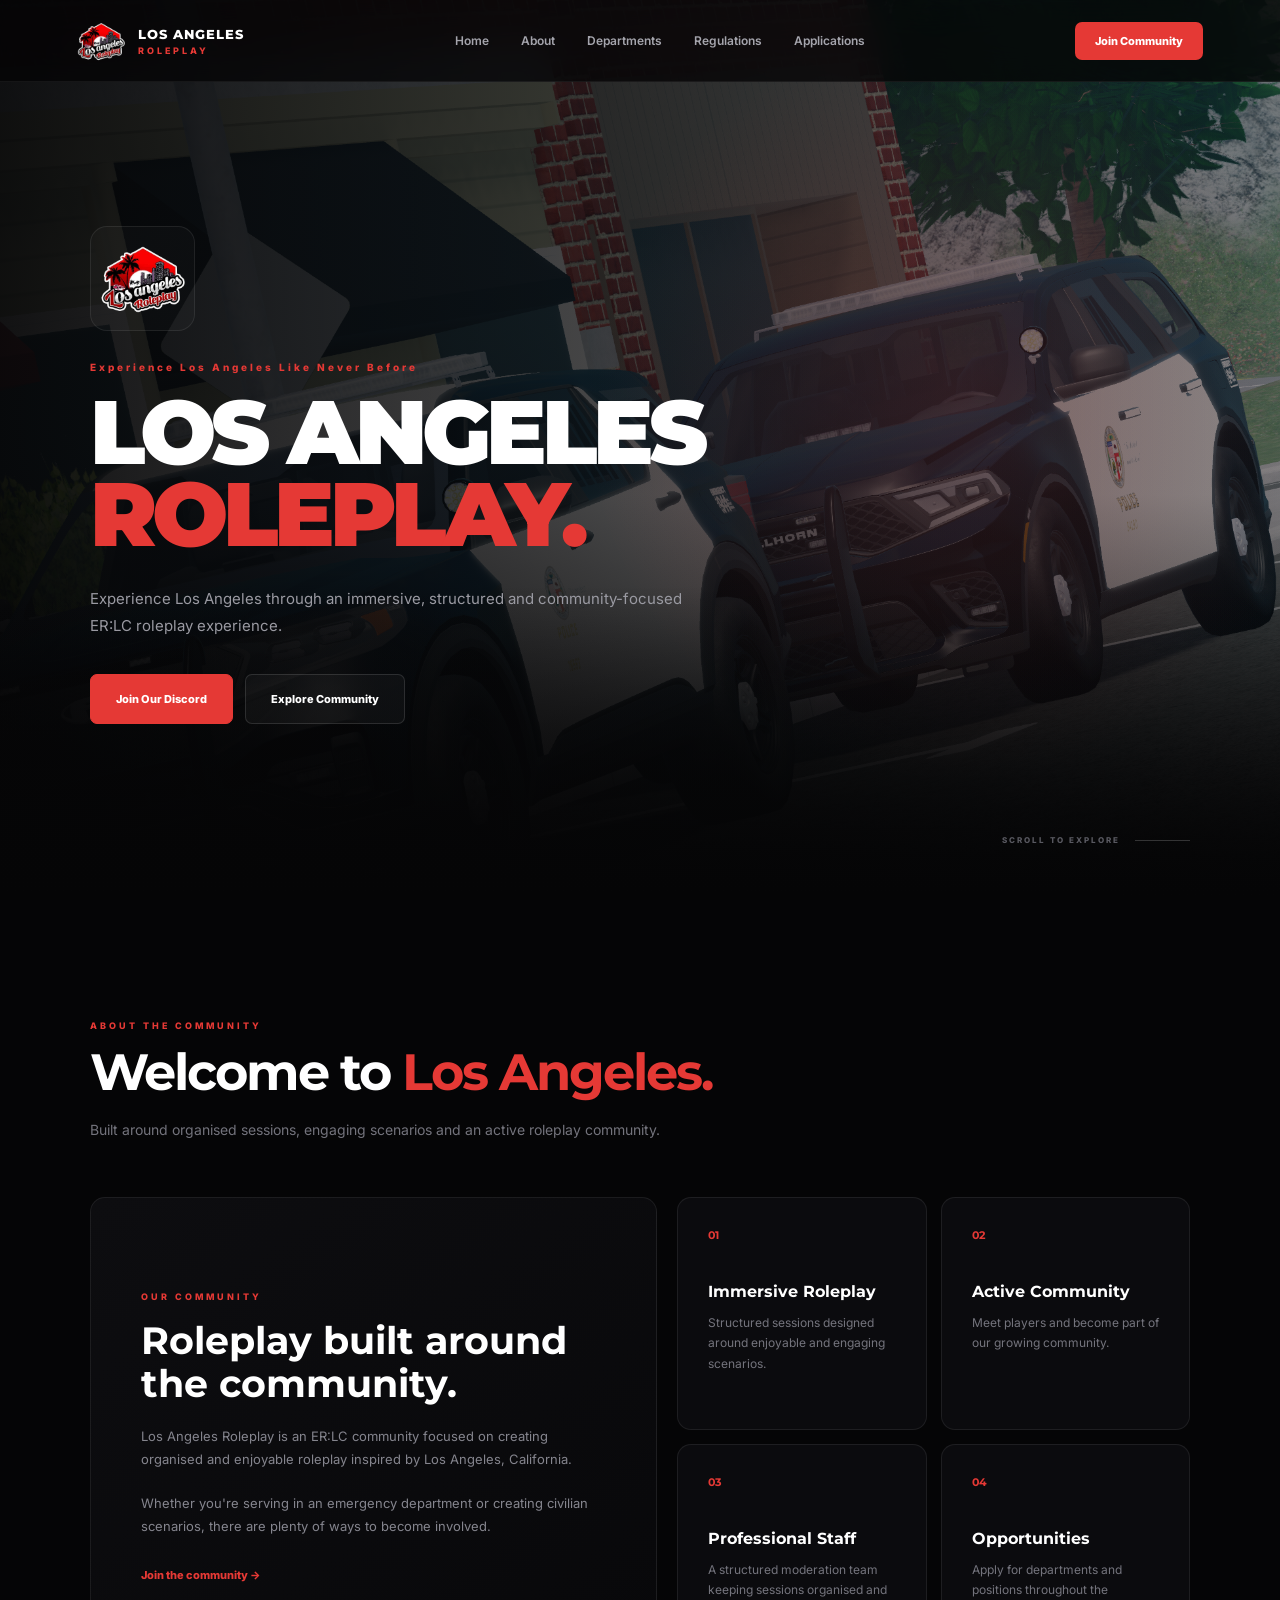
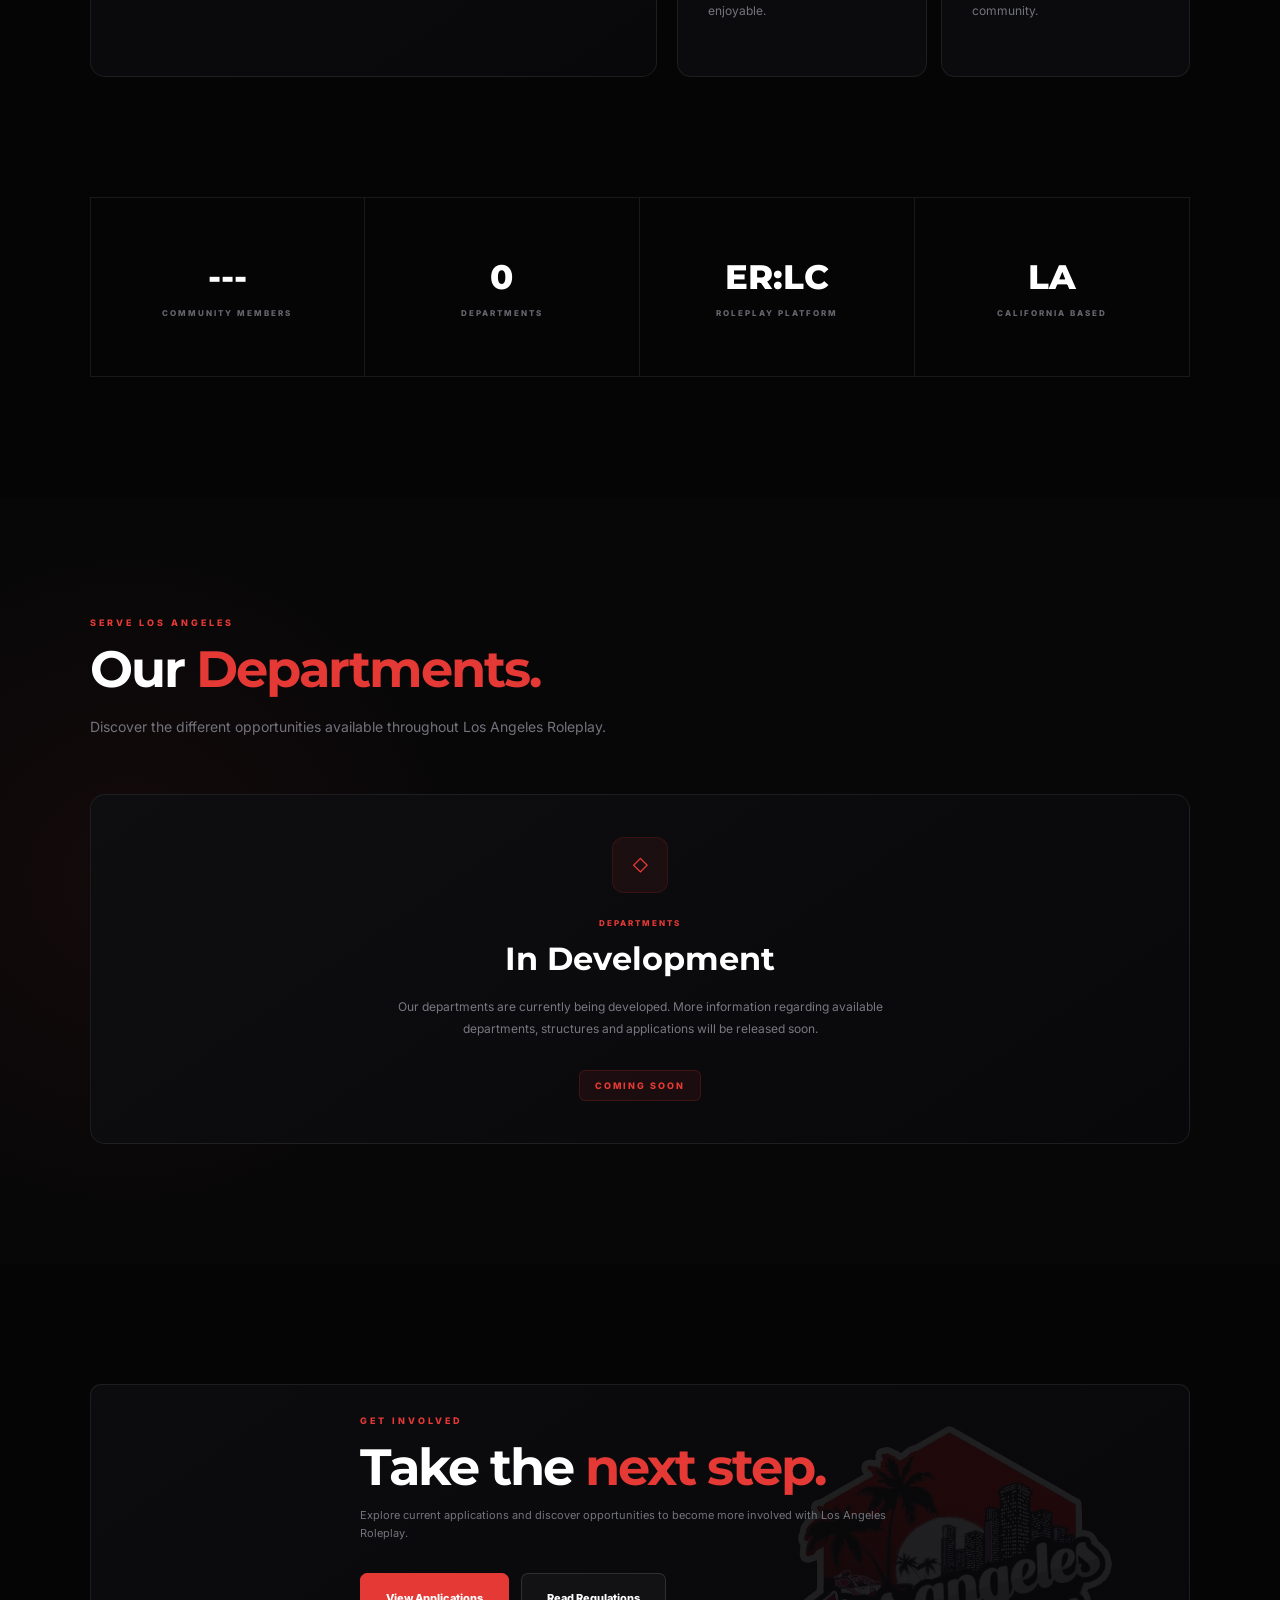
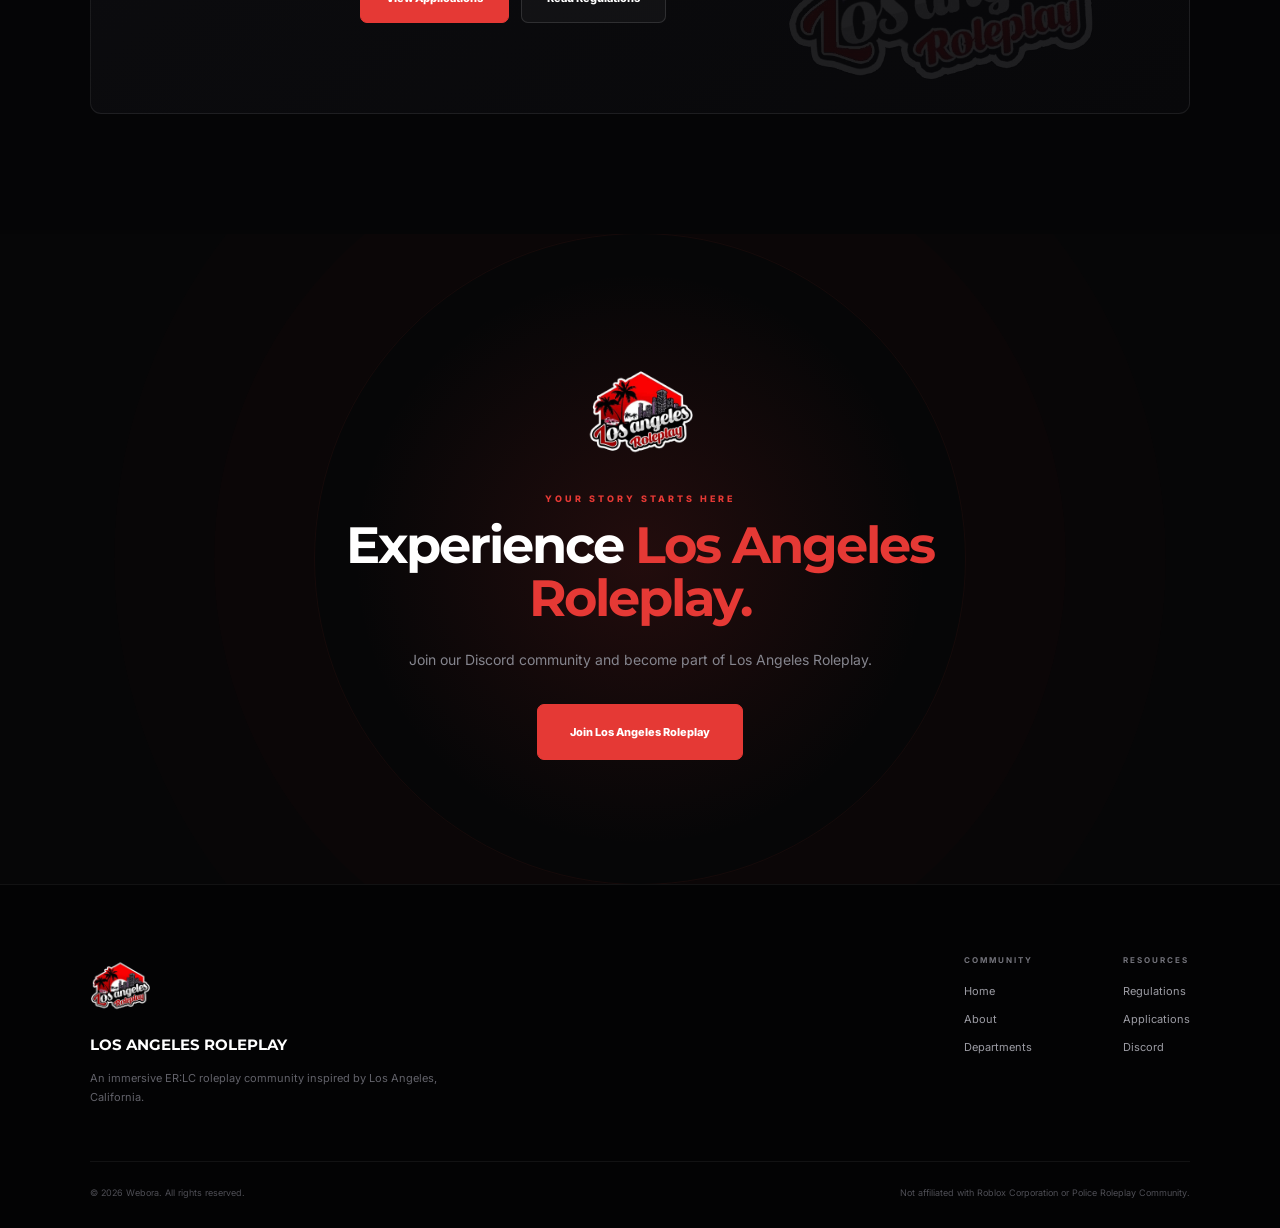
<file: index.html>
<!DOCTYPE html>
<html lang="en">

<head>
    <meta charset="UTF-8">
    <meta name="viewport" content="width=device-width, initial-scale=1.0">

    <title>Los Angeles Roleplay</title>

    <meta
        name="description"
        content="Los Angeles Roleplay - An immersive ER:LC roleplay community."
    >

    <link
        rel="icon"
        type="image/png"
        href="assets/images/larp.png"
    >

    <link rel="preconnect" href="https://fonts.googleapis.com">
    <link rel="preconnect" href="https://fonts.gstatic.com" crossorigin>

    <link
        href="https://fonts.googleapis.com/css2?family=Inter:wght@400;500;600;700;800&family=Montserrat:wght@600;700;800;900&display=swap"
        rel="stylesheet"
    >

    <link rel="stylesheet" href="css/style.css">
</head>

<body>

    <!-- NAVBAR -->
    <header class="navbar">

        <a href="index.html" class="brand">

            <img
                src="assets/images/larp.png"
                alt="Los Angeles Roleplay Logo"
            >

            <div>
                <strong>LOS ANGELES</strong>
                <span>ROLEPLAY</span>
            </div>

        </a>


        <nav class="nav-links" id="navLinks">

            <a href="#home">Home</a>

            <a href="#about">About</a>

            <a href="#departments">Departments</a>

            <a href="regulations.html">Regulations</a>

            <a href="applications.html">Applications</a>

        </nav>


        <a href="#join" class="nav-button">
            Join Community
        </a>


        <button
            class="menu-button"
            id="menuButton"
            aria-label="Open navigation"
        >
            <span></span>
            <span></span>
            <span></span>
        </button>

    </header>


    <main>

        <!-- HERO -->
        <section class="hero" id="home">

            <div class="hero-glow"></div>

            <div class="hero-content">

                <img
                    class="hero-logo reveal"
                    src="assets/images/larp.png"
                    alt="Los Angeles Roleplay"
                >

                <p class="hero-label reveal">
                    Experience Los Angeles Like Never Before
                </p>

                <h1 class="reveal">
                    LOS ANGELES
                    <span>ROLEPLAY.</span>
                </h1>

                <p class="hero-description reveal">
                    Experience Los Angeles through an immersive,
                    structured and community-focused ER:LC
                    roleplay experience.
                </p>

                <div class="hero-buttons reveal">

                    <a href="https://discord.gg/WPQsu9caj3" class="button red-button">
                        Join Our Discord
                    </a>

                    <a href="#about" class="button dark-button">
                        Explore Community
                    </a>

                </div>

            </div>


            <div class="scroll-text">
                <span>SCROLL TO EXPLORE</span>
                <div></div>
            </div>

        </section>


        <!-- ABOUT -->
        <section class="section" id="about">

            <div class="section-heading reveal">

                <span>ABOUT THE COMMUNITY</span>

                <h2>
                    Welcome to
                    <b>Los Angeles.</b>
                </h2>

                <p>
                    Built around organised sessions, engaging
                    scenarios and an active roleplay community.
                </p>

            </div>


            <div class="about-grid">

                <article class="about-card reveal">

                    <small>OUR COMMUNITY</small>

                    <h3>
                        Roleplay built around
                        the community.
                    </h3>

                    <p>
                        Los Angeles Roleplay is an ER:LC community
                        focused on creating organised and enjoyable
                        roleplay inspired by Los Angeles, California.
                    </p>

                    <p>
                        Whether you're serving in an emergency
                        department or creating civilian scenarios,
                        there are plenty of ways to become involved.
                    </p>

                    <a href="https://discord.gg/WPQsu9caj3">
                        Join the community →
                    </a>

                </article>


                <div class="feature-grid">

                    <article class="feature-card reveal">

                        <strong>01</strong>

                        <h3>Immersive Roleplay</h3>

                        <p>
                            Structured sessions designed around
                            enjoyable and engaging scenarios.
                        </p>

                    </article>


                    <article class="feature-card reveal">

                        <strong>02</strong>

                        <h3>Active Community</h3>

                        <p>
                            Meet players and become part of
                            our growing community.
                        </p>

                    </article>


                    <article class="feature-card reveal">

                        <strong>03</strong>

                        <h3>Professional Staff</h3>

                        <p>
                            A structured moderation team keeping
                            sessions organised and enjoyable.
                        </p>

                    </article>


                    <article class="feature-card reveal">

                        <strong>04</strong>

                        <h3>Opportunities</h3>

                        <p>
                            Apply for departments and positions
                            throughout the community.
                        </p>

                    </article>

                </div>

            </div>

        </section>


        <!-- STATISTICS -->
        <section class="statistics">

            <div class="stat reveal">

                <strong id="memberCount">---</strong>

                <span>COMMUNITY MEMBERS</span>

            </div>


            <div class="stat reveal">

                <strong>0</strong>

                <span>DEPARTMENTS</span>

            </div>


            <div class="stat reveal">

                <strong>ER:LC</strong>

                <span>ROLEPLAY PLATFORM</span>

            </div>


            <div class="stat reveal">

                <strong>LA</strong>

                <span>CALIFORNIA BASED</span>

            </div>

        </section>


        <!-- DEPARTMENTS -->
        <section
            class="section departments-section"
            id="departments"
        >

            <div class="section-heading reveal">

                <span>SERVE LOS ANGELES</span>

                <h2>
                    Our
                    <b>Departments.</b>
                </h2>

                <p>
                    Discover the different opportunities available
                    throughout Los Angeles Roleplay.
                </p>

            </div>


   <div class="department-grid development-grid">

    <article class="department-card development-card reveal">

        <div class="department-icon">
            ◇
        </div>

        <small>DEPARTMENTS</small>

        <h3>In Development</h3>

        <p>
            Our departments are currently being developed.
            More information regarding available departments,
            structures and applications will be released soon.
        </p>

        <span class="development-status">
            COMING SOON
        </span>

    </article>

</div>

        </section>


        <!-- APPLICATIONS -->
        <section class="section">

            <div class="application-card reveal">

                <div class="application-content">

                    <span>GET INVOLVED</span>

                    <h2>
                        Take the
                        <b>next step.</b>
                    </h2>

                    <p>
                        Explore current applications and discover
                        opportunities to become more involved
                        with Los Angeles Roleplay.
                    </p>

                    <div class="application-buttons">

                        <a
                            href="applications.html"
                            class="button red-button"
                        >
                            View Applications
                        </a>

                        <a
                            href="regulations.html"
                            class="button dark-button"
                        >
                            Read Regulations
                        </a>

                    </div>

                </div>


                <img
                    src="assets/images/larp.png"
                    alt=""
                    class="application-logo"
                >

            </div>

        </section>


        <!-- JOIN -->
        <section class="join-section" id="join">

            <div class="join-content reveal">

                <img
                    src="assets/images/larp.png"
                    alt="Los Angeles Roleplay"
                >

                <span>YOUR STORY STARTS HERE</span>

                <h2>
                    Experience
                    <b>Los Angeles Roleplay.</b>
                </h2>

                <p>
                    Join our Discord community and become part
                    of Los Angeles Roleplay.
                </p>

                <!-- PUT DISCORD INVITE IN href -->
                <a
                    href="#"
                    target="_blank"
                    rel="noopener"
                    class="button red-button join-button"
                >
                    Join Los Angeles Roleplay
                </a>

            </div>

        </section>

    </main>


    <!-- FOOTER -->
    <footer>

        <div class="footer-top">

            <div class="footer-brand">

                <img
                    src="assets/images/larp.png"
                    alt="Los Angeles Roleplay"
                >

                <h3>LOS ANGELES ROLEPLAY</h3>

                <p>
                    An immersive ER:LC roleplay community
                    inspired by Los Angeles, California.
                </p>

            </div>


            <div class="footer-links">

                <div>

                    <strong>COMMUNITY</strong>

                    <a href="index.html">Home</a>
                    <a href="#about">About</a>
                    <a href="#departments">Departments</a>

                </div>


                <div>

                    <strong>RESOURCES</strong>

                    <a href="regulations.html">Regulations</a>
                    <a href="applications.html">Applications</a>
                    <a href="#join">Discord</a>

                </div>

            </div>

        </div>


        <div class="footer-bottom">

            <span>
                © 2026 Webora.
                All rights reserved.
            </span>

            <span>
                Not affiliated with Roblox Corporation
                or Police Roleplay Community.
            </span>

        </div>

    </footer>


    <script src="js/script.js"></script>

</body>

</html>
</file>
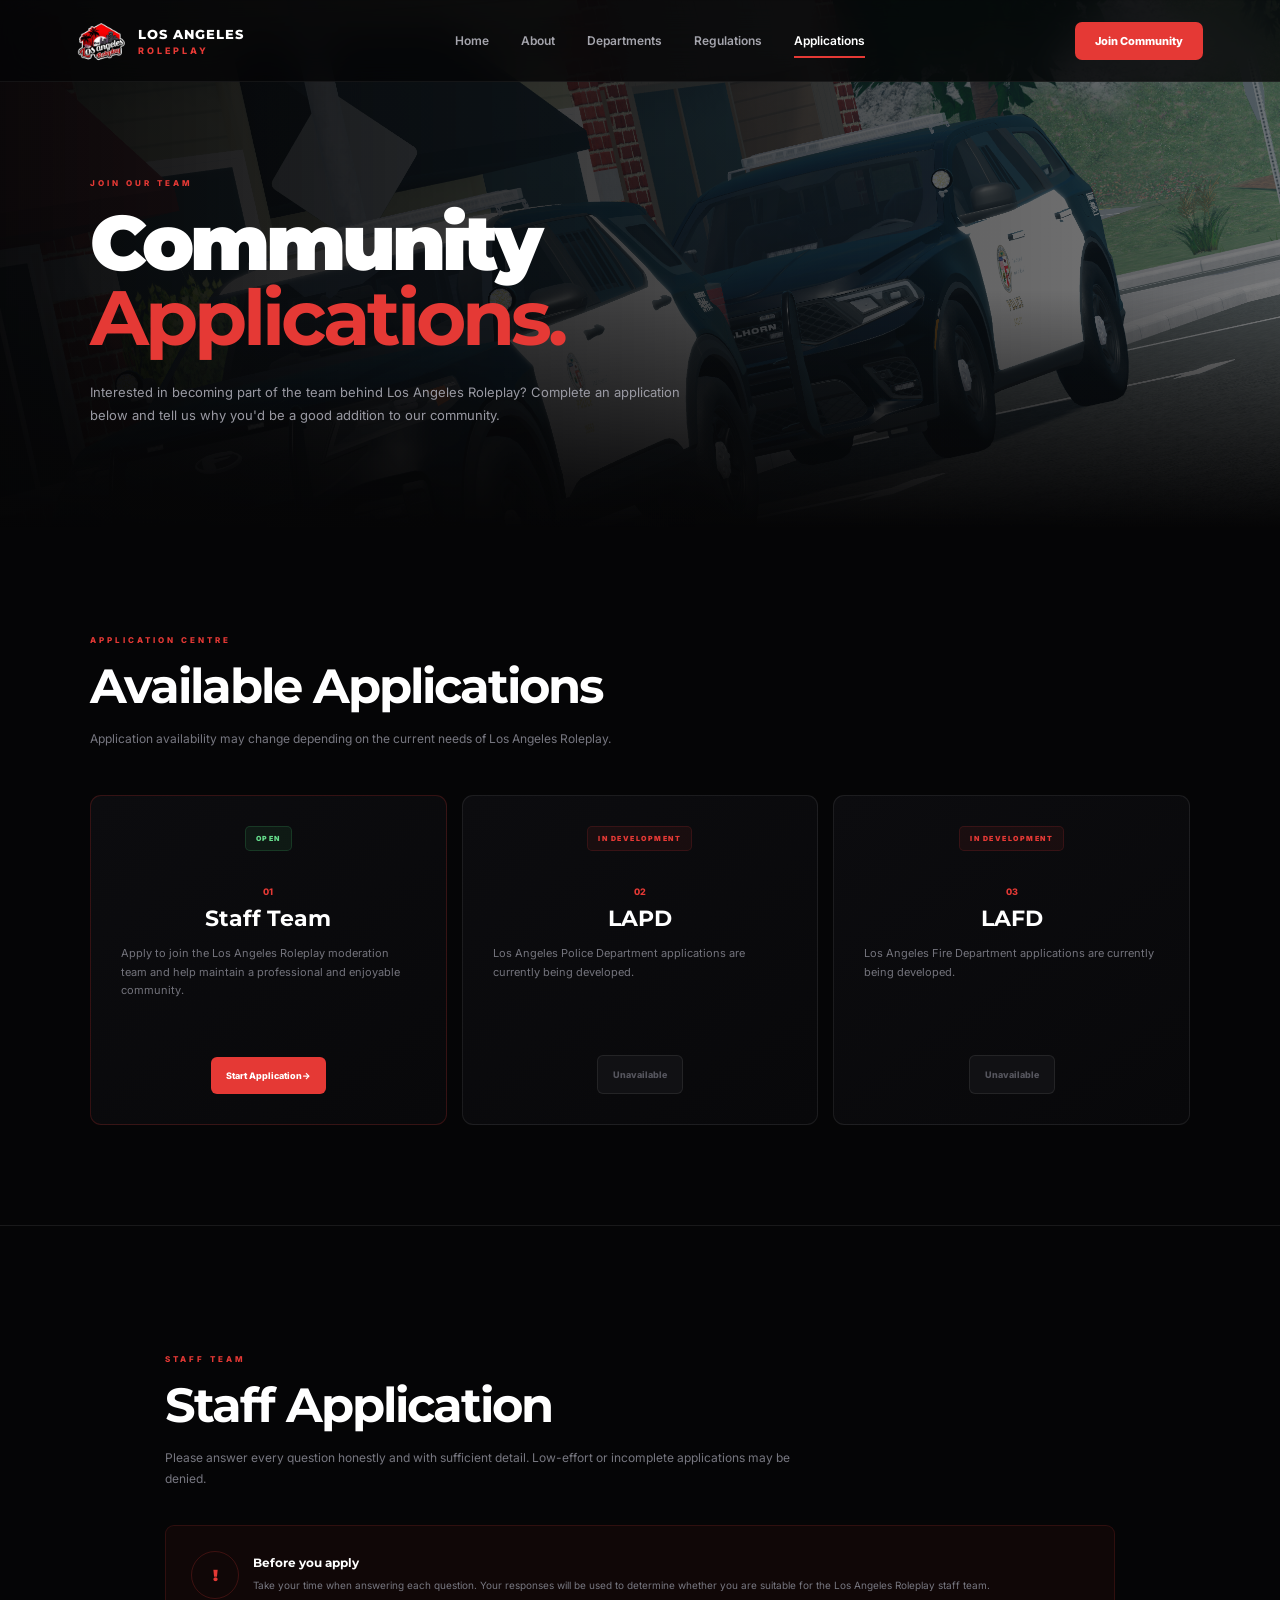
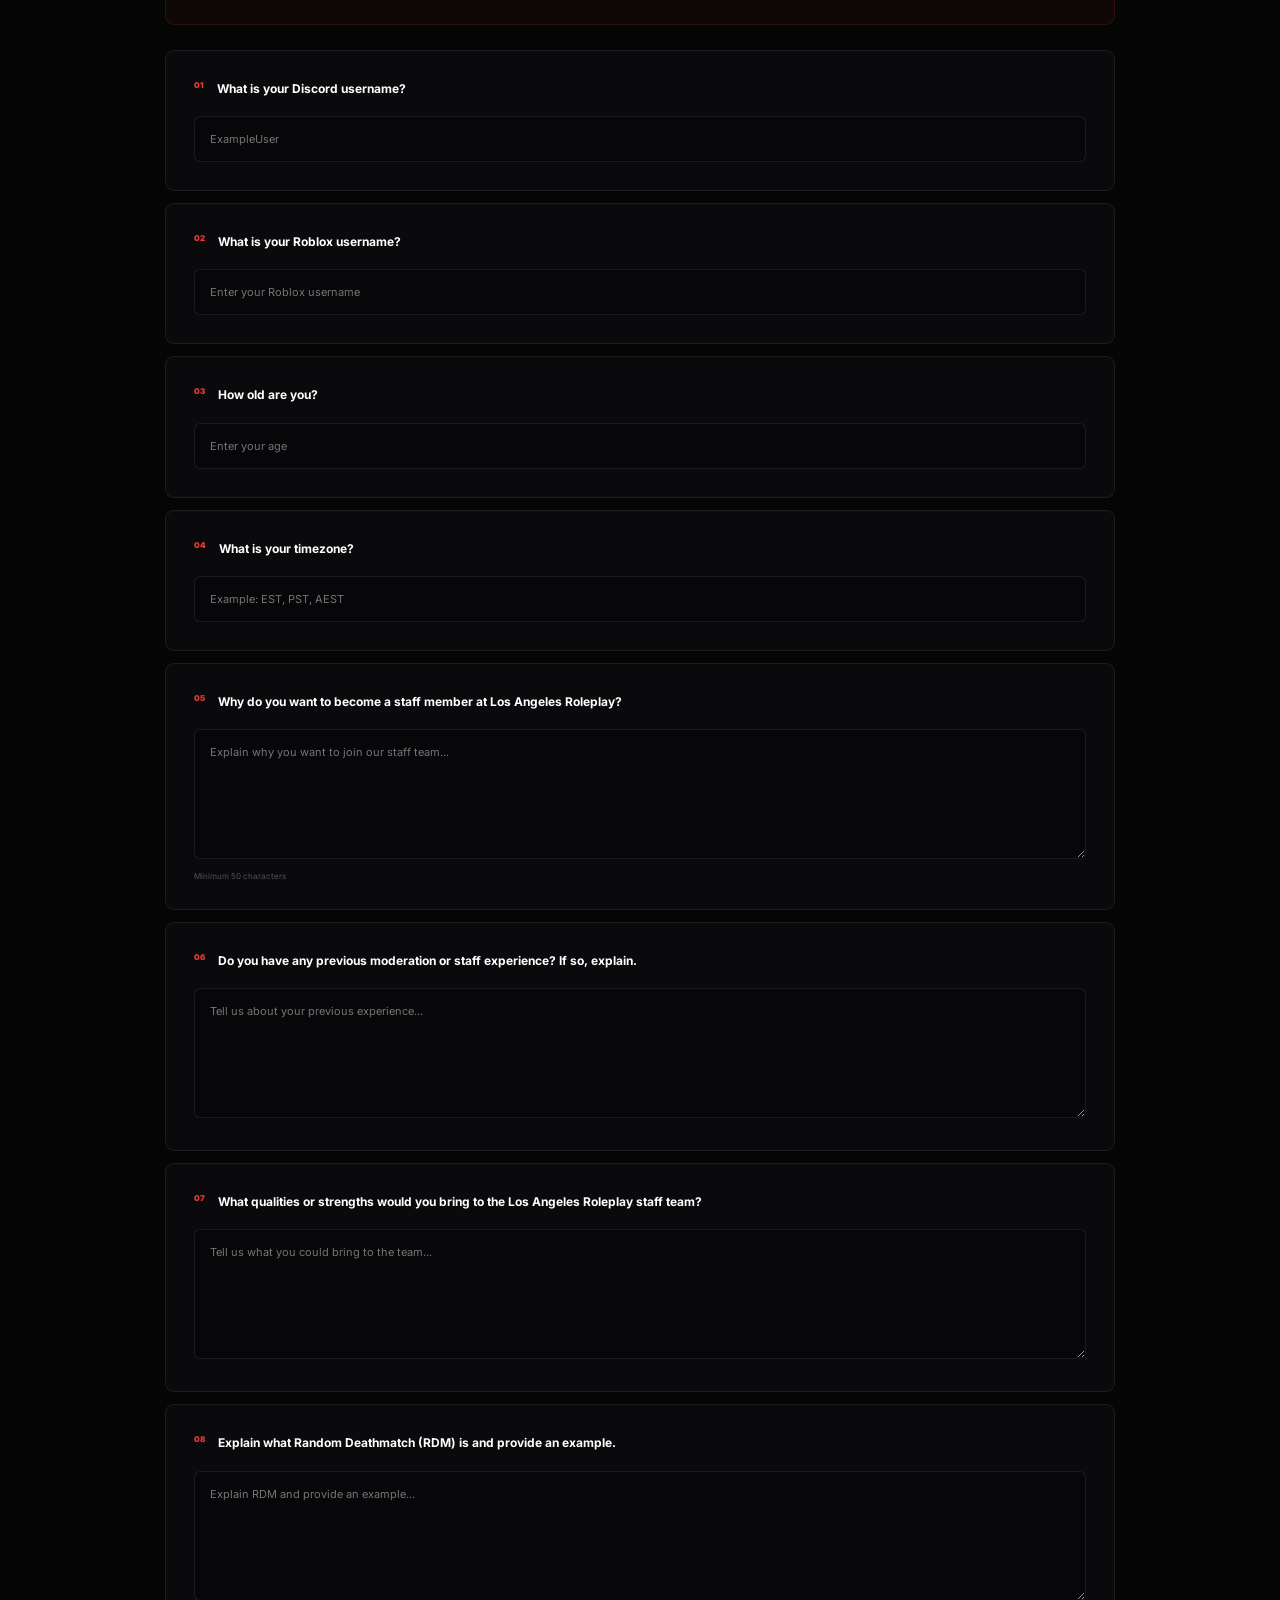
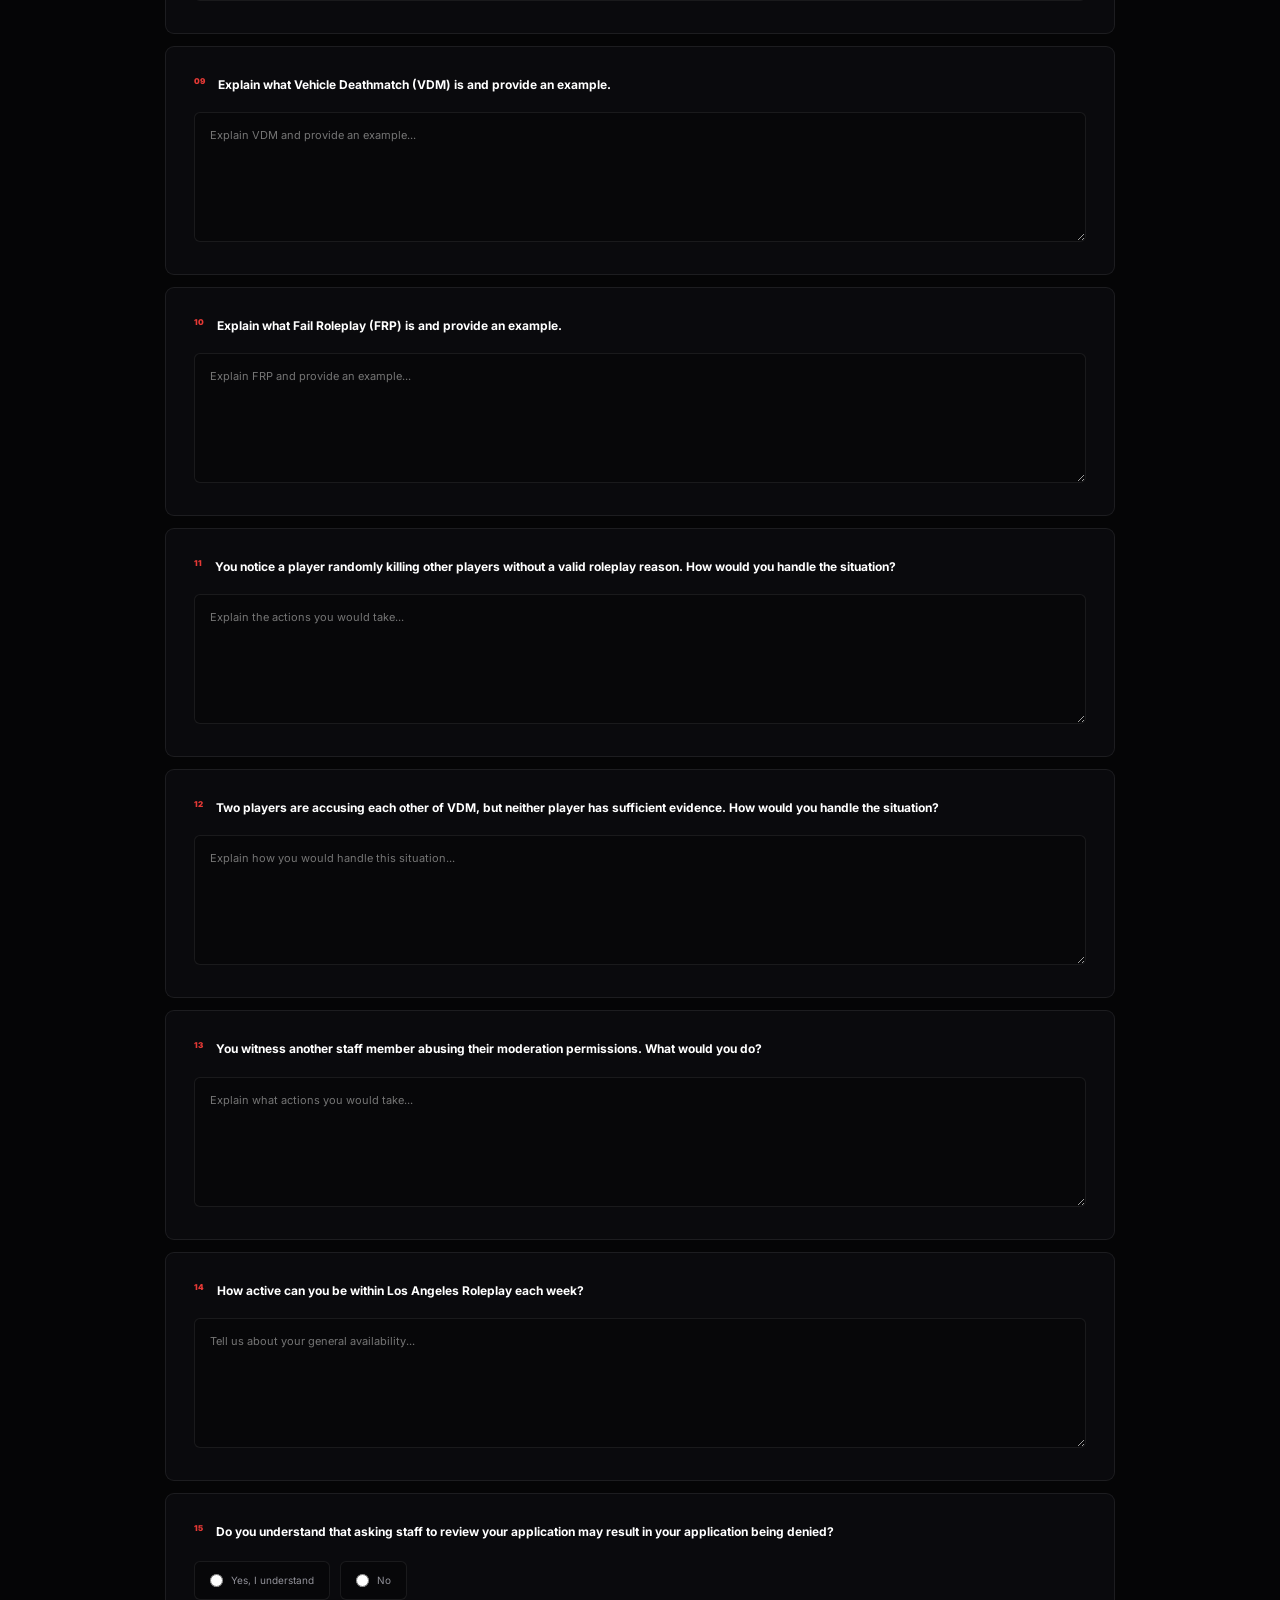
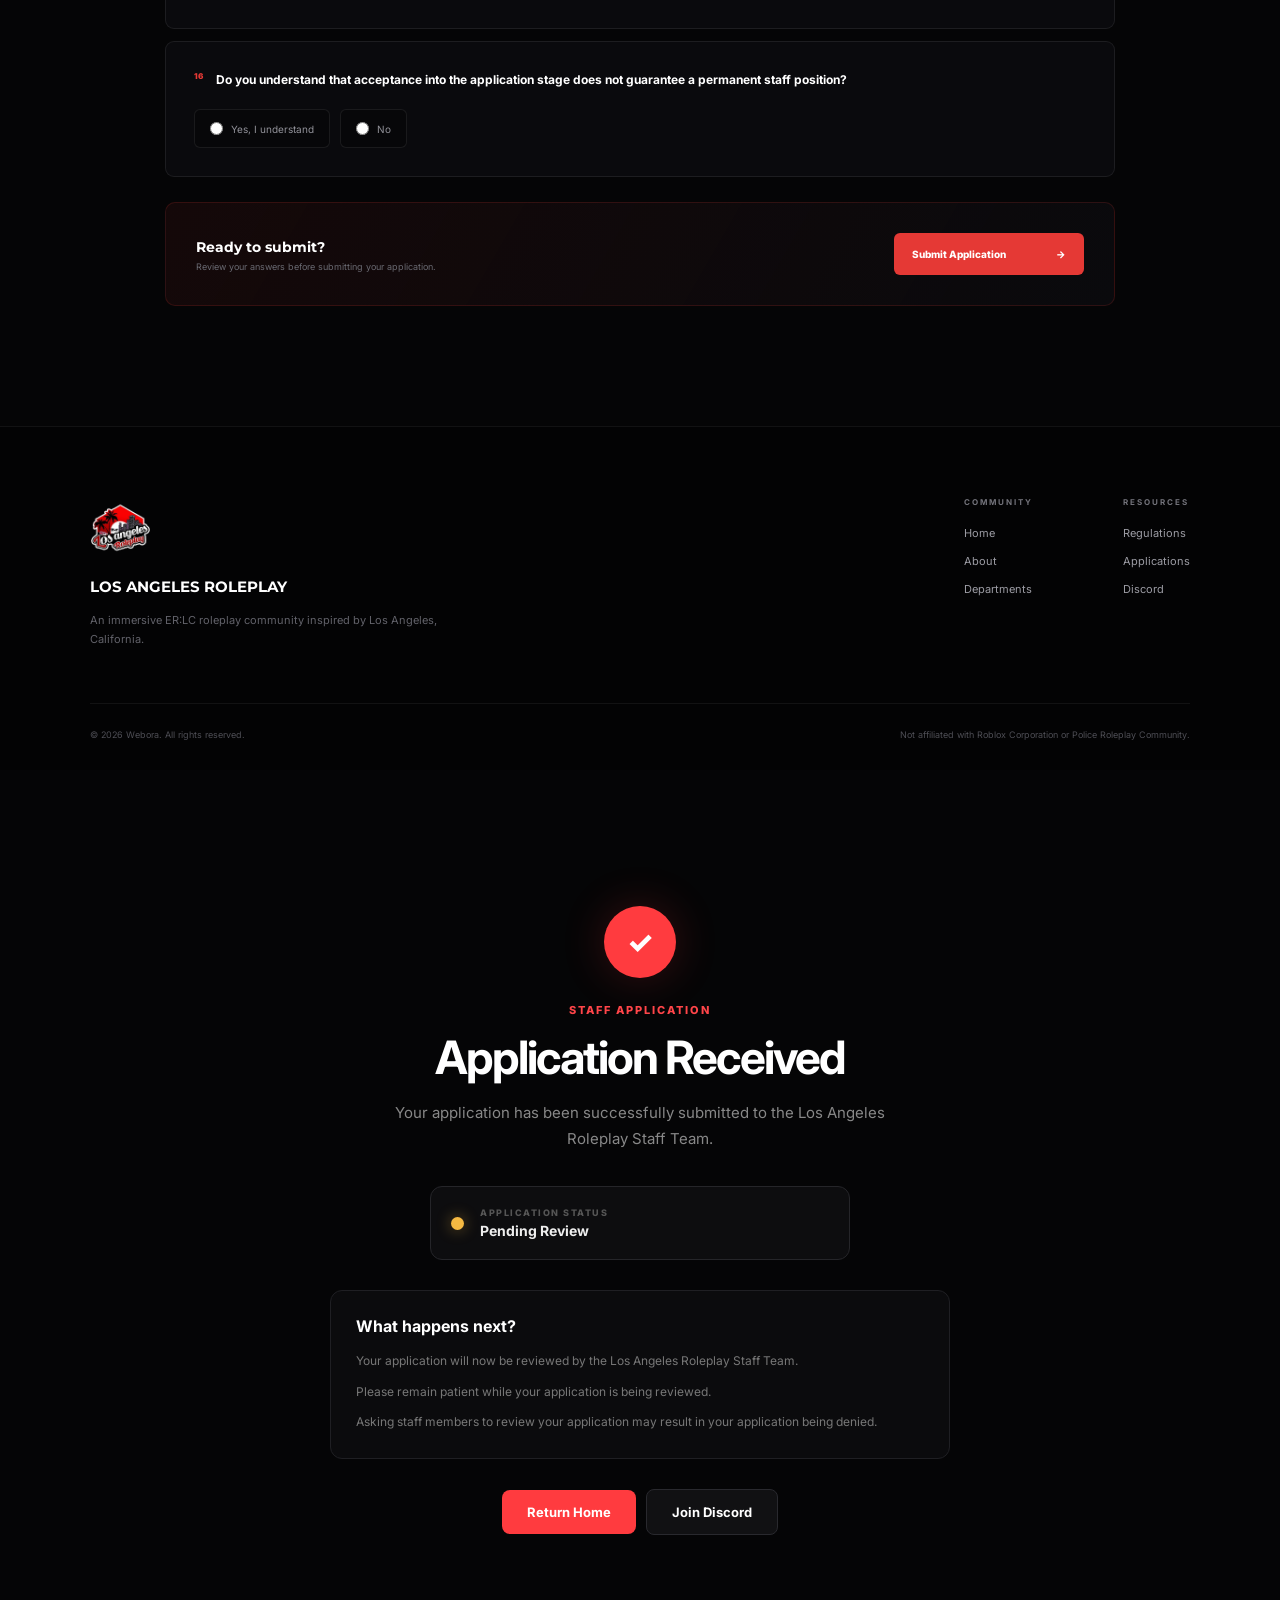
<file: applications.html>
<!DOCTYPE html>
<html lang="en">

<head>
    <meta charset="UTF-8">
    <meta name="viewport" content="width=device-width, initial-scale=1.0">

    <title>Applications | Los Angeles Roleplay</title>

    <meta
        name="description"
        content="Apply to join the Los Angeles Roleplay staff team."
    >

    <link rel="icon" href="assets/images/larp.png">

    <link rel="preconnect" href="https://fonts.googleapis.com">
    <link rel="preconnect" href="https://fonts.gstatic.com" crossorigin>

    <link
        href="https://fonts.googleapis.com/css2?family=Inter:wght@400;500;600;700;800&family=Montserrat:wght@600;700;800;900&display=swap"
        rel="stylesheet"
    >

    <link rel="stylesheet" href="css/style.css">
</head>

<body>

    <!-- NAVIGATION -->
    <header class="navbar">

        <a href="index.html" class="brand">

            <img
                src="assets/images/larp.png"
                alt="Los Angeles Roleplay"
            >

            <div>
                <strong>LOS ANGELES</strong>
                <span>ROLEPLAY</span>
            </div>

        </a>


        <nav class="nav-links" id="navLinks">

            <a href="index.html">Home</a>
            <a href="index.html#about">About</a>
            <a href="departments.html">Departments</a>
            <a href="regulations.html">Regulations</a>

            <a
                href="applications.html"
                class="active"
            >
                Applications
            </a>

        </nav>


        <a
            href="https://discord.gg/EVZqjQpxMm"
            target="_blank"
            rel="noopener noreferrer"
            class="nav-button"
        >
            Join Community
        </a>


        <button
            class="menu-button"
            id="menuButton"
            aria-label="Open navigation"
        >
            <span></span>
            <span></span>
            <span></span>
        </button>

    </header>



    <main class="applications-page">

        <!-- HERO -->
        <section class="applications-hero">

            <div class="applications-hero-content reveal">

                <span>JOIN OUR TEAM</span>

                <h1>
                    Community
                    <b>Applications.</b>
                </h1>

                <p>
                    Interested in becoming part of the team behind
                    Los Angeles Roleplay? Complete an application
                    below and tell us why you'd be a good addition
                    to our community.
                </p>

            </div>

        </section>



        <!-- APPLICATION STATUS -->
        <section class="application-centre">

            <div class="application-heading reveal">

                <span>APPLICATION CENTRE</span>

                <h2>Available Applications</h2>

                <p>
                    Application availability may change depending
                    on the current needs of Los Angeles Roleplay.
                </p>

            </div>


            <div class="application-options">

                <!-- STAFF -->
                <article class="application-card application-open reveal">

                    <div class="application-status open">
                        OPEN
                    </div>

                    <span class="application-number">
                        01
                    </span>

                    <h3>Staff Team</h3>

                    <p>
                        Apply to join the Los Angeles Roleplay
                        moderation team and help maintain a
                        professional and enjoyable community.
                    </p>

                    <a
                        href="#staff-application"
                        class="application-button"
                    >
                        Start Application
                        <span>→</span>
                    </a>

                </article>


                <!-- LAPD -->
                <article class="application-card reveal">

                    <div class="application-status development">
                        IN DEVELOPMENT
                    </div>

                    <span class="application-number">
                        02
                    </span>

                    <h3>LAPD</h3>

                    <p>
                        Los Angeles Police Department applications
                        are currently being developed.
                    </p>

                    <button
                        class="application-button disabled"
                        disabled
                    >
                        Unavailable
                    </button>

                </article>


                <!-- LAFD -->
                <article class="application-card reveal">

                    <div class="application-status development">
                        IN DEVELOPMENT
                    </div>

                    <span class="application-number">
                        03
                    </span>

                    <h3>LAFD</h3>

                    <p>
                        Los Angeles Fire Department applications
                        are currently being developed.
                    </p>

                    <button
                        class="application-button disabled"
                        disabled
                    >
                        Unavailable
                    </button>

                </article>

            </div>

        </section>



        <!-- STAFF APPLICATION -->
        <section
            class="staff-application-section"
            id="staff-application"
        >

            <div class="staff-application-container">

                <div class="application-heading reveal">

                    <span>STAFF TEAM</span>

                    <h2>Staff Application</h2>

                    <p>
                        Please answer every question honestly and
                        with sufficient detail. Low-effort or
                        incomplete applications may be denied.
                    </p>

                </div>


                <!-- IMPORTANT NOTICE -->
                <div class="application-notice reveal">

                    <div class="notice-icon">
                        !
                    </div>

                    <div>

                        <strong>
                            Before you apply
                        </strong>

                        <p>
                            Take your time when answering each
                            question. Your responses will be used
                            to determine whether you are suitable
                            for the Los Angeles Roleplay staff team.
                        </p>

                    </div>

                </div>



                <!-- FORM -->
                <form
                    class="staff-application-form reveal"
                    id="staffApplication"
                >

                    <!-- QUESTION 1 -->
                    <div class="application-question">

                        <label for="discordUsername">

                            <span>01</span>

                            What is your Discord username?

                        </label>

                        <input
                            type="text"
                            id="discordUsername"
                            name="discordUsername"
                            placeholder="ExampleUser"
                            required
                        >

                    </div>


                    <!-- QUESTION 2 -->
                    <div class="application-question">

                        <label for="robloxUsername">

                            <span>02</span>

                            What is your Roblox username?

                        </label>

                        <input
                            type="text"
                            id="robloxUsername"
                            name="robloxUsername"
                            placeholder="Enter your Roblox username"
                            required
                        >

                    </div>


                    <!-- QUESTION 3 -->
                    <div class="application-question">

                        <label for="age">

                            <span>03</span>

                            How old are you?

                        </label>

                        <input
                            type="number"
                            id="age"
                            name="age"
                            placeholder="Enter your age"
                            min="1"
                            required
                        >

                    </div>


                    <!-- QUESTION 4 -->
                    <div class="application-question">

                        <label for="timezone">

                            <span>04</span>

                            What is your timezone?

                        </label>

                        <input
                            type="text"
                            id="timezone"
                            name="timezone"
                            placeholder="Example: EST, PST, AEST"
                            required
                        >

                    </div>


                    <!-- QUESTION 5 -->
                    <div class="application-question">

                        <label for="whyStaff">

                            <span>05</span>

                            Why do you want to become a staff member
                            at Los Angeles Roleplay?

                        </label>

                        <textarea
                            id="whyStaff"
                            name="whyStaff"
                            placeholder="Explain why you want to join our staff team..."
                            minlength="50"
                            required
                        ></textarea>

                        <small>
                            Minimum 50 characters
                        </small>

                    </div>


                    <!-- QUESTION 6 -->
                    <div class="application-question">

                        <label for="experience">

                            <span>06</span>

                            Do you have any previous moderation or
                            staff experience? If so, explain.

                        </label>

                        <textarea
                            id="experience"
                            name="experience"
                            placeholder="Tell us about your previous experience..."
                            required
                        ></textarea>

                    </div>


                    <!-- QUESTION 7 -->
                    <div class="application-question">

                        <label for="strengths">

                            <span>07</span>

                            What qualities or strengths would you
                            bring to the Los Angeles Roleplay staff
                            team?

                        </label>

                        <textarea
                            id="strengths"
                            name="strengths"
                            placeholder="Tell us what you could bring to the team..."
                            minlength="40"
                            required
                        ></textarea>

                    </div>


                    <!-- QUESTION 8 -->
                    <div class="application-question">

                        <label for="rdm">

                            <span>08</span>

                            Explain what Random Deathmatch (RDM) is
                            and provide an example.

                        </label>

                        <textarea
                            id="rdm"
                            name="rdm"
                            placeholder="Explain RDM and provide an example..."
                            required
                        ></textarea>

                    </div>


                    <!-- QUESTION 9 -->
                    <div class="application-question">

                        <label for="vdm">

                            <span>09</span>

                            Explain what Vehicle Deathmatch (VDM)
                            is and provide an example.

                        </label>

                        <textarea
                            id="vdm"
                            name="vdm"
                            placeholder="Explain VDM and provide an example..."
                            required
                        ></textarea>

                    </div>


                    <!-- QUESTION 10 -->
                    <div class="application-question">

                        <label for="frp">

                            <span>10</span>

                            Explain what Fail Roleplay (FRP) is
                            and provide an example.

                        </label>

                        <textarea
                            id="frp"
                            name="frp"
                            placeholder="Explain FRP and provide an example..."
                            required
                        ></textarea>

                    </div>


                    <!-- QUESTION 11 -->
                    <div class="application-question">

                        <label for="scenarioOne">

                            <span>11</span>

                            You notice a player randomly killing
                            other players without a valid roleplay
                            reason. How would you handle the
                            situation?

                        </label>

                        <textarea
                            id="scenarioOne"
                            name="scenarioOne"
                            placeholder="Explain the actions you would take..."
                            minlength="50"
                            required
                        ></textarea>

                    </div>


                    <!-- QUESTION 12 -->
                    <div class="application-question">

                        <label for="scenarioTwo">

                            <span>12</span>

                            Two players are accusing each other of
                            VDM, but neither player has sufficient
                            evidence. How would you handle the
                            situation?

                        </label>

                        <textarea
                            id="scenarioTwo"
                            name="scenarioTwo"
                            placeholder="Explain how you would handle this situation..."
                            minlength="50"
                            required
                        ></textarea>

                    </div>


                    <!-- QUESTION 13 -->
                    <div class="application-question">

                        <label for="staffAbuse">

                            <span>13</span>

                            You witness another staff member abusing
                            their moderation permissions. What would
                            you do?

                        </label>

                        <textarea
                            id="staffAbuse"
                            name="staffAbuse"
                            placeholder="Explain what actions you would take..."
                            required
                        ></textarea>

                    </div>


                    <!-- QUESTION 14 -->
                    <div class="application-question">

                        <label for="activity">

                            <span>14</span>

                            How active can you be within Los Angeles
                            Roleplay each week?

                        </label>

                        <textarea
                            id="activity"
                            name="activity"
                            placeholder="Tell us about your general availability..."
                            required
                        ></textarea>

                    </div>


                    <!-- QUESTION 15 -->
                    <div class="application-question">

                        <label>

                            <span>15</span>

                            Do you understand that asking staff to
                            review your application may result in
                            your application being denied?

                        </label>

                        <div class="application-choice">

                            <label>
                                <input
                                    type="radio"
                                    name="reviewAgreement"
                                    value="yes"
                                    required
                                >
                                Yes, I understand
                            </label>

                            <label>
                                <input
                                    type="radio"
                                    name="reviewAgreement"
                                    value="no"
                                >
                                No
                            </label>

                        </div>

                    </div>


                    <!-- QUESTION 16 -->
                    <div class="application-question">

                        <label>

                            <span>16</span>

                            Do you understand that acceptance into
                            the application stage does not guarantee
                            a permanent staff position?

                        </label>

                        <div class="application-choice">

                            <label>
                                <input
                                    type="radio"
                                    name="acceptanceAgreement"
                                    value="yes"
                                    required
                                >
                                Yes, I understand
                            </label>

                            <label>
                                <input
                                    type="radio"
                                    name="acceptanceAgreement"
                                    value="no"
                                >
                                No
                            </label>

                        </div>

                    </div>


                    <!-- SUBMIT -->
                    <div class="application-submit">

                        <div>

                            <strong>
                                Ready to submit?
                            </strong>

                            <p>
                                Review your answers before
                                submitting your application.
                            </p>

                        </div>

                        <button type="submit">
                            Submit Application
                            <span>→</span>
                        </button>

                    </div>

                </form>

            </div>

        </section>

    </main>



    <!-- FOOTER -->
    <footer>

        <div class="footer-top">

            <div class="footer-brand">

                <img
                    src="assets/images/larp.png"
                    alt="Los Angeles Roleplay"
                >

                <h3>
                    LOS ANGELES ROLEPLAY
                </h3>

                <p>
                    An immersive ER:LC roleplay community
                    inspired by Los Angeles, California.
                </p>

            </div>


            <div class="footer-links">

                <div>

                    <strong>COMMUNITY</strong>

                    <a href="index.html">Home</a>
                    <a href="index.html#about">About</a>
                    <a href="departments.html">Departments</a>

                </div>


                <div>

                    <strong>RESOURCES</strong>

                    <a href="regulations.html">Regulations</a>
                    <a href="applications.html">Applications</a>

                    <a
                        href="https://discord.gg/EVZqjQpxMm"
                        target="_blank"
                        rel="noopener noreferrer"
                    >
                        Discord
                    </a>

                </div>

            </div>

        </div>


        <div class="footer-bottom">

            <span>
                © 2026 Webora.
                All rights reserved.
            </span>

            <span>
                Not affiliated with Roblox Corporation
                or Police Roleplay Community.
            </span>

        </div>

    </footer>


    <script src="js/script.js"></script>
<!-- APPLICATION SUCCESS SCREEN -->
<div class="application-success" id="applicationSuccess">

    <div class="success-container">

        <div class="success-icon">
            ✓
        </div>

        <p class="success-label">
            APPLICATION SUBMITTED
        </p>

        <h1>Application Received</h1>

        <p class="success-description">
            Your application has been successfully submitted to the
            Los Angeles Roleplay Staff Team.
        </p>

        <div class="success-status">
            <span class="status-dot"></span>

            <div>
                <small>APPLICATION STATUS</small>
                <strong>Pending Review</strong>
            </div>
        </div>

        <p class="success-notice">
            Please allow our staff team time to review your application.
            Do not ask staff members to review your application.
        </p>

        <a href="index.html" class="success-button">
            Return Home
        </a>

    </div>

</div>
</body>

</html><!DOCTYPE html>
<html lang="en">

<head>

    <meta charset="UTF-8">

    <meta
        name="viewport"
        content="width=device-width, initial-scale=1.0"
    >

    <title>
        Application Submitted | Los Angeles Roleplay
    </title>

    <link
        rel="stylesheet"
        href="css/style.css"
    >

</head>


<body class="application-success-page">


    <main class="success-page">


        <div class="success-page-container">


            <!-- SUCCESS ICON -->

            <div class="success-check">
                ✓
            </div>


            <!-- LABEL -->

            <p class="success-page-label">
                STAFF APPLICATION
            </p>


            <!-- TITLE -->

            <h1>
                Application Received
            </h1>


            <!-- DESCRIPTION -->

            <p class="success-page-description">

                Your application has been successfully
                submitted to the Los Angeles Roleplay
                Staff Team.

            </p>



            <!-- STATUS -->

            <div class="application-status-card">


                <div class="pending-dot"></div>


                <div class="application-status-info">

                    <span>
                        APPLICATION STATUS
                    </span>

                    <strong>
                        Pending Review
                    </strong>

                </div>


            </div>



            <!-- NEXT STEPS -->

            <div class="success-information">


                <h3>
                    What happens next?
                </h3>


                <p>

                    Your application will now be reviewed
                    by the Los Angeles Roleplay Staff Team.

                </p>


                <p>

                    Please remain patient while your
                    application is being reviewed.

                </p>


                <p>

                    Asking staff members to review your
                    application may result in your
                    application being denied.

                </p>


            </div>



            <!-- BUTTONS -->

            <div class="success-buttons">


                <a
                    href="index.html"
                    class="success-home-button"
                >

                    Return Home

                </a>


                <a
                    href="https://discord.gg/EVZqjQpxMm"
                    target="_blank"
                    rel="noopener noreferrer"
                    class="success-discord-button"
                >

                    Join Discord

                </a>


            </div>


        </div>


    </main>


</body>

</html>
</file>
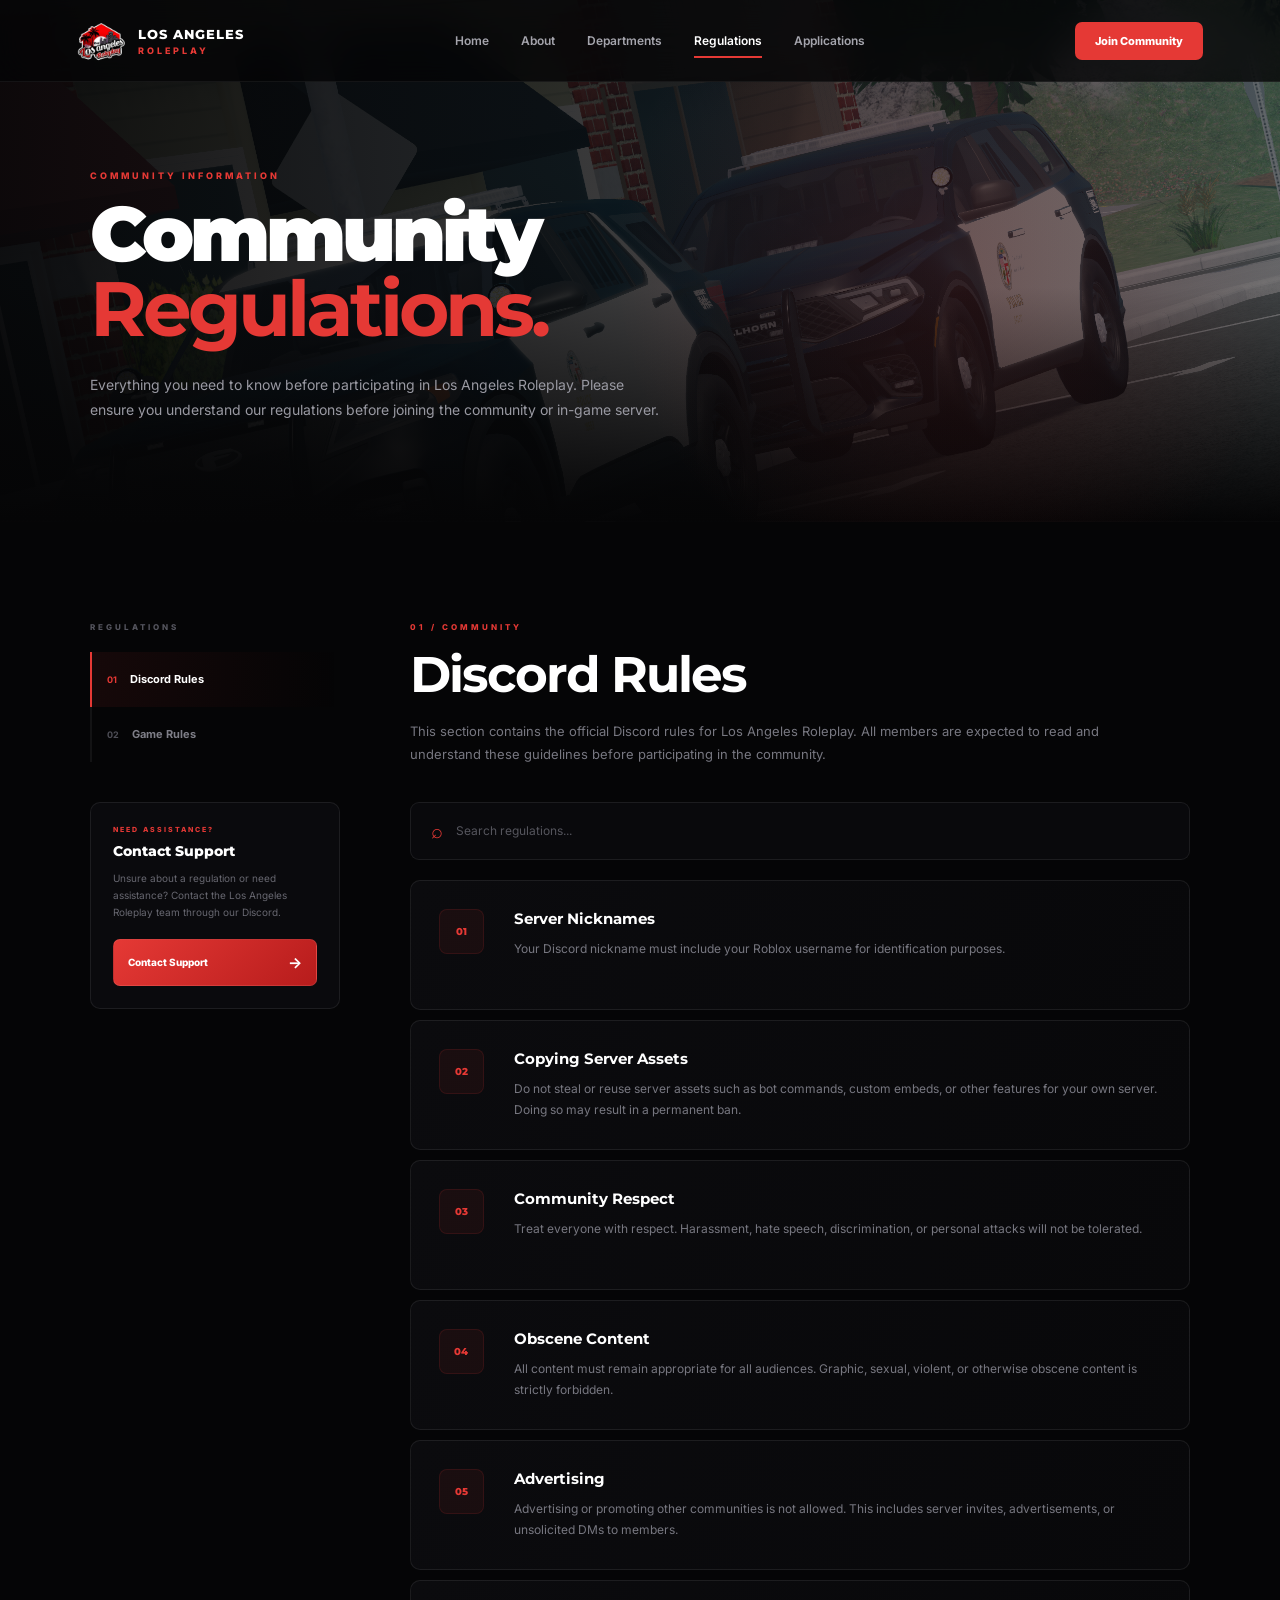
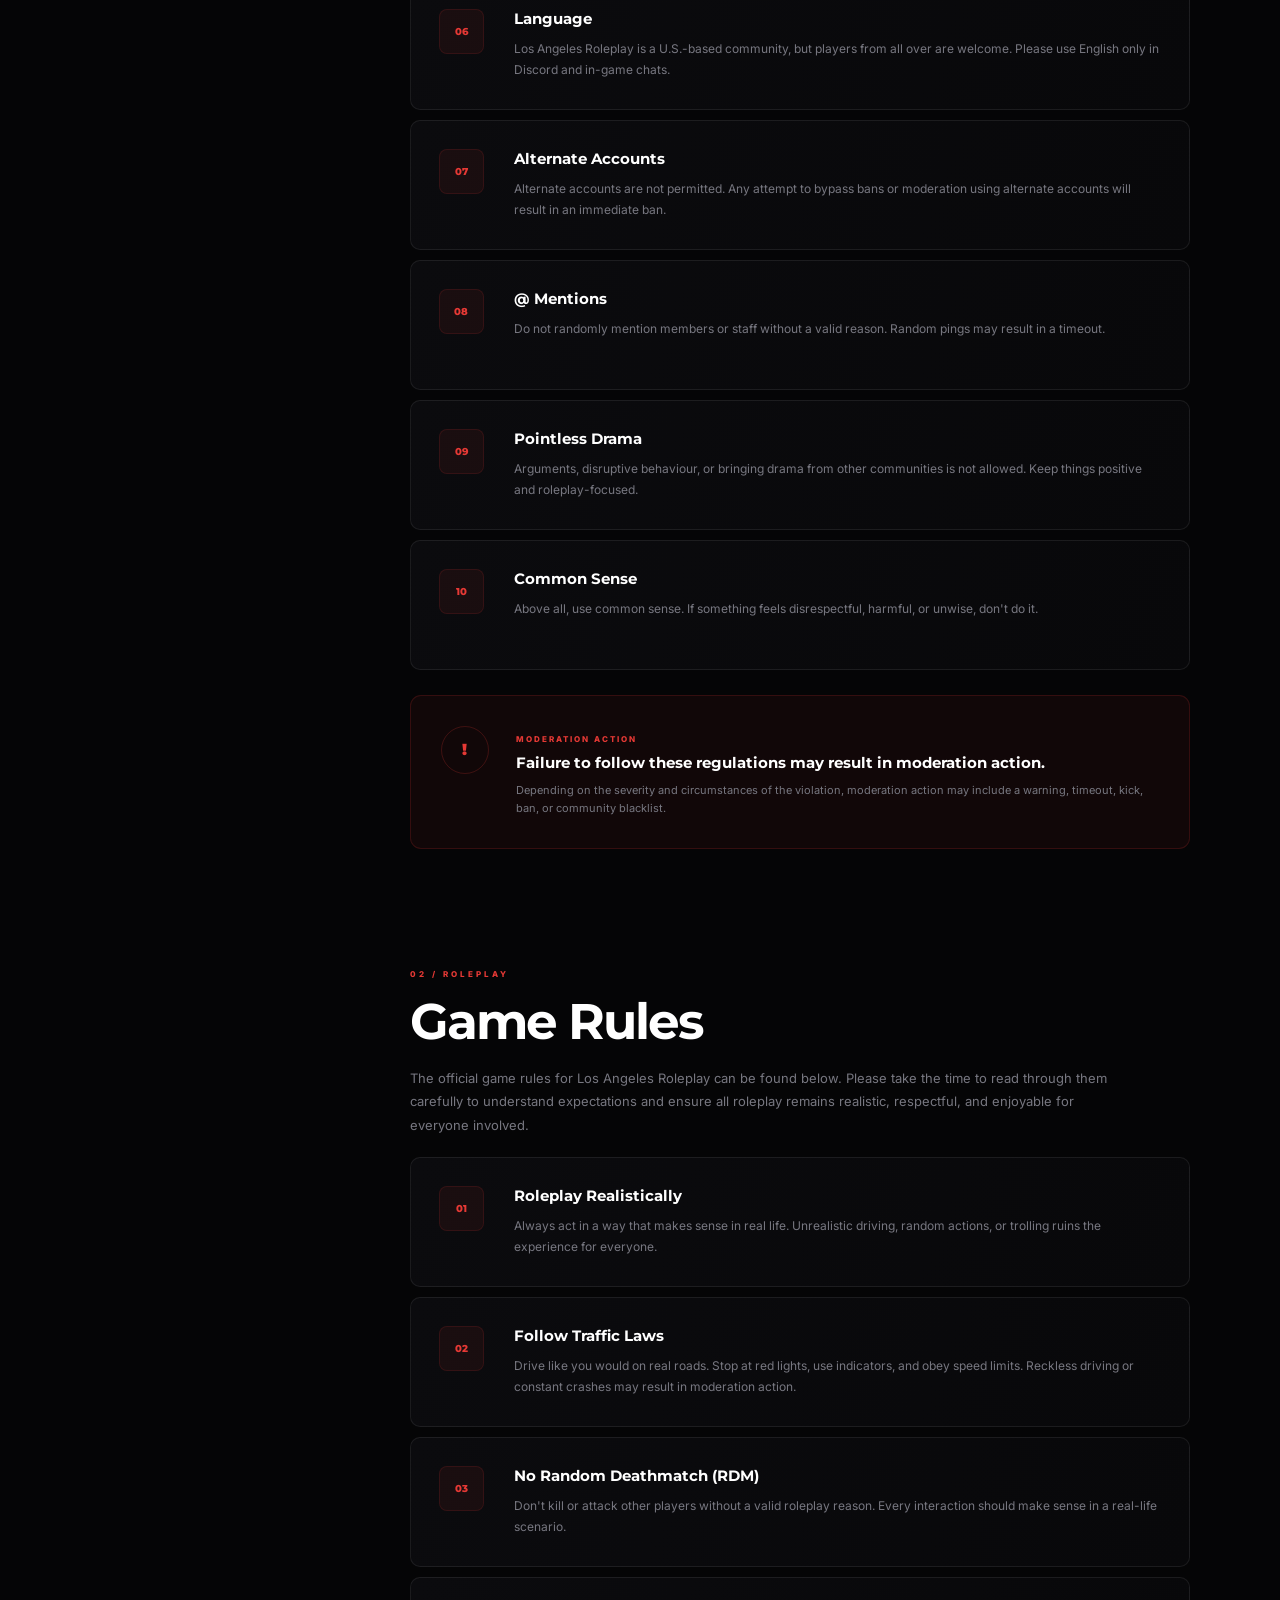
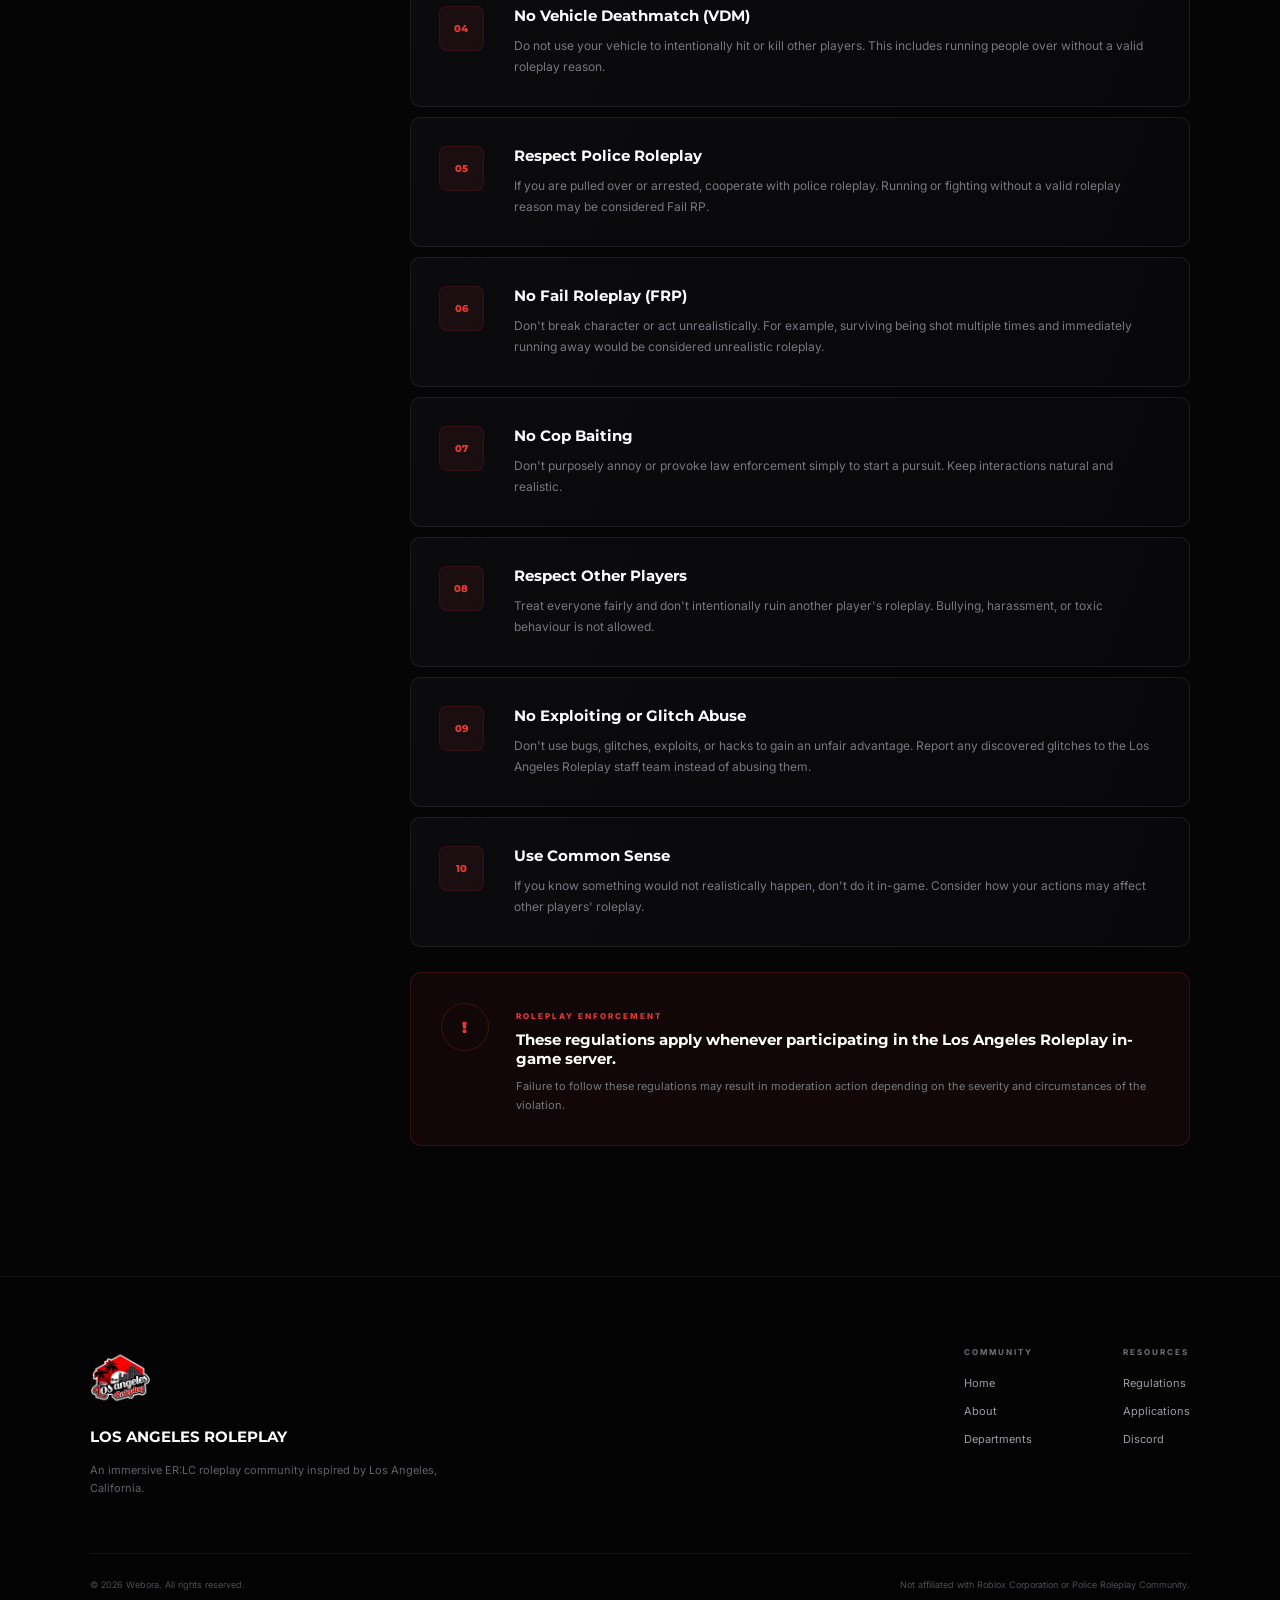
<file: regulations.html>
<!DOCTYPE html>
<html lang="en">

<head>
    <meta charset="UTF-8">
    <meta name="viewport" content="width=device-width, initial-scale=1.0">

    <title>Regulations | Los Angeles Roleplay</title>

    <meta
        name="description"
        content="Official community and game regulations for Los Angeles Roleplay."
    >

    <link
        rel="icon"
        type="image/png"
        href="assets/images/larp.png"
    >

    <link rel="preconnect" href="https://fonts.googleapis.com">
    <link rel="preconnect" href="https://fonts.gstatic.com" crossorigin>

    <link
        href="https://fonts.googleapis.com/css2?family=Inter:wght@400;500;600;700;800&family=Montserrat:wght@600;700;800;900&display=swap"
        rel="stylesheet"
    >

    <link rel="stylesheet" href="css/style.css">
</head>


<body>

    <!-- ========================================
         NAVIGATION
    ========================================= -->

    <header class="navbar">

        <a href="index.html" class="brand">

            <img
                src="assets/images/larp.png"
                alt="Los Angeles Roleplay Logo"
            >

            <div>
                <strong>LOS ANGELES</strong>
                <span>ROLEPLAY</span>
            </div>

        </a>


        <nav class="nav-links" id="navLinks">

            <a href="index.html">Home</a>

            <a href="index.html#about">
                About
            </a>

            <a href="departments.html">
                Departments
            </a>

            <a
                href="regulations.html"
                class="active"
            >
                Regulations
            </a>

            <a href="applications.html">
                Applications
            </a>

        </nav>


        <a
            href="https://discord.gg/EVZqjQpxMm"
            target="_blank"
            rel="noopener noreferrer"
            class="nav-button"
        >
            Join Community
        </a>


        <button
            class="menu-button"
            id="menuButton"
            aria-label="Open navigation"
        >

            <span></span>
            <span></span>
            <span></span>

        </button>

    </header>



    <!-- ========================================
         MAIN PAGE
    ========================================= -->

    <main class="regulations-page">


        <!-- ========================================
             HERO
        ========================================= -->

        <section class="regulations-hero">

            <div class="regulations-hero-content reveal">

                <span>
                    COMMUNITY INFORMATION
                </span>

                <h1>
                    Community
                    <b>Regulations.</b>
                </h1>

                <p>
                    Everything you need to know before
                    participating in Los Angeles Roleplay.
                    Please ensure you understand our
                    regulations before joining the
                    community or in-game server.
                </p>

            </div>

        </section>



        <!-- ========================================
             REGULATIONS CONTENT
        ========================================= -->

        <section class="regulations-content">


            <!-- ========================================
                 SIDEBAR
            ========================================= -->

            <aside class="regulations-sidebar reveal">

                <span class="sidebar-label">
                    REGULATIONS
                </span>


                <a
                    href="#discord-rules"
                    class="regulation-nav active"
                >

                    <span>01</span>

                    Discord Rules

                </a>


                <a
                    href="#ingame-rules"
                    class="regulation-nav"
                >

                    <span>02</span>

                    Game Rules

                </a>



                <!-- SUPPORT -->

                <div class="sidebar-note">

                    <span class="support-small">
                        NEED ASSISTANCE?
                    </span>

                    <strong>
                        Contact Support
                    </strong>

                    <p>
                        Unsure about a regulation or need
                        assistance? Contact the Los Angeles
                        Roleplay team through our Discord.
                    </p>


                    <a
                        href="https://discord.gg/EVZqjQpxMm"
                        target="_blank"
                        rel="noopener noreferrer"
                        class="support-discord-button"
                    >

                        <span>
                            Contact Support
                        </span>

                        <b>→</b>

                    </a>

                </div>

            </aside>



            <!-- ========================================
                 MAIN RULE AREA
            ========================================= -->

            <div class="regulations-main">


                <!-- ========================================
                     DISCORD RULES
                ========================================= -->

                <section
                    class="rules-category"
                    id="discord-rules"
                >


                    <div class="rules-heading reveal">

                        <span>
                            01 / COMMUNITY
                        </span>

                        <h2>
                            Discord Rules
                        </h2>

                        <p>
                            This section contains the official
                            Discord rules for Los Angeles Roleplay.
                            All members are expected to read and
                            understand these guidelines before
                            participating in the community.
                        </p>

                    </div>



                    <!-- SEARCH -->

                    <div class="rules-search reveal">

                        <span>⌕</span>

                        <input
                            type="text"
                            id="ruleSearch"
                            placeholder="Search regulations..."
                            autocomplete="off"
                        >

                    </div>



                    <!-- RULE LIST -->

                    <div
                        class="rules-list"
                        id="discordRulesList"
                    >


                        <!-- RULE 1 -->

                        <article class="rule-card reveal">

                            <div class="rule-number">
                                01
                            </div>

                            <div class="rule-information">

                                <h3>
                                    Server Nicknames
                                </h3>

                                <p>
                                    Your Discord nickname must
                                    include your Roblox username
                                    for identification purposes.
                                </p>

                            </div>

                        </article>



                        <!-- RULE 2 -->

                        <article class="rule-card reveal">

                            <div class="rule-number">
                                02
                            </div>

                            <div class="rule-information">

                                <h3>
                                    Copying Server Assets
                                </h3>

                                <p>
                                    Do not steal or reuse server
                                    assets such as bot commands,
                                    custom embeds, or other features
                                    for your own server. Doing so
                                    may result in a permanent ban.
                                </p>

                            </div>

                        </article>



                        <!-- RULE 3 -->

                        <article class="rule-card reveal">

                            <div class="rule-number">
                                03
                            </div>

                            <div class="rule-information">

                                <h3>
                                    Community Respect
                                </h3>

                                <p>
                                    Treat everyone with respect.
                                    Harassment, hate speech,
                                    discrimination, or personal
                                    attacks will not be tolerated.
                                </p>

                            </div>

                        </article>



                        <!-- RULE 4 -->

                        <article class="rule-card reveal">

                            <div class="rule-number">
                                04
                            </div>

                            <div class="rule-information">

                                <h3>
                                    Obscene Content
                                </h3>

                                <p>
                                    All content must remain
                                    appropriate for all audiences.
                                    Graphic, sexual, violent, or
                                    otherwise obscene content is
                                    strictly forbidden.
                                </p>

                            </div>

                        </article>



                        <!-- RULE 5 -->

                        <article class="rule-card reveal">

                            <div class="rule-number">
                                05
                            </div>

                            <div class="rule-information">

                                <h3>
                                    Advertising
                                </h3>

                                <p>
                                    Advertising or promoting other
                                    communities is not allowed.
                                    This includes server invites,
                                    advertisements, or unsolicited
                                    DMs to members.
                                </p>

                            </div>

                        </article>



                        <!-- RULE 6 -->

                        <article class="rule-card reveal">

                            <div class="rule-number">
                                06
                            </div>

                            <div class="rule-information">

                                <h3>
                                    Language
                                </h3>

                                <p>
                                    Los Angeles Roleplay is a
                                    U.S.-based community, but
                                    players from all over are
                                    welcome. Please use English
                                    only in Discord and in-game
                                    chats.
                                </p>

                            </div>

                        </article>



                        <!-- RULE 7 -->

                        <article class="rule-card reveal">

                            <div class="rule-number">
                                07
                            </div>

                            <div class="rule-information">

                                <h3>
                                    Alternate Accounts
                                </h3>

                                <p>
                                    Alternate accounts are not
                                    permitted. Any attempt to
                                    bypass bans or moderation
                                    using alternate accounts will
                                    result in an immediate ban.
                                </p>

                            </div>

                        </article>



                        <!-- RULE 8 -->

                        <article class="rule-card reveal">

                            <div class="rule-number">
                                08
                            </div>

                            <div class="rule-information">

                                <h3>
                                    @ Mentions
                                </h3>

                                <p>
                                    Do not randomly mention members
                                    or staff without a valid reason.
                                    Random pings may result in a
                                    timeout.
                                </p>

                            </div>

                        </article>



                        <!-- RULE 9 -->

                        <article class="rule-card reveal">

                            <div class="rule-number">
                                09
                            </div>

                            <div class="rule-information">

                                <h3>
                                    Pointless Drama
                                </h3>

                                <p>
                                    Arguments, disruptive behaviour,
                                    or bringing drama from other
                                    communities is not allowed.
                                    Keep things positive and
                                    roleplay-focused.
                                </p>

                            </div>

                        </article>



                        <!-- RULE 10 -->

                        <article class="rule-card reveal">

                            <div class="rule-number">
                                10
                            </div>

                            <div class="rule-information">

                                <h3>
                                    Common Sense
                                </h3>

                                <p>
                                    Above all, use common sense.
                                    If something feels disrespectful,
                                    harmful, or unwise, don't do it.
                                </p>

                            </div>

                        </article>

                    </div>



                    <!-- MODERATION NOTICE -->

                    <div class="moderation-notice reveal">

                        <div class="notice-icon">
                            !
                        </div>

                        <div>

                            <span>
                                MODERATION ACTION
                            </span>

                            <h3>
                                Failure to follow these regulations
                                may result in moderation action.
                            </h3>

                            <p>
                                Depending on the severity and
                                circumstances of the violation,
                                moderation action may include a
                                warning, timeout, kick, ban, or
                                community blacklist.
                            </p>

                        </div>

                    </div>

                </section>



                <!-- ========================================
                     GAME RULES
                ========================================= -->

                <section
                    class="rules-category ingame-development"
                    id="ingame-rules"
                >


                    <div class="rules-heading reveal">

                        <span>
                            02 / ROLEPLAY
                        </span>

                        <h2>
                            Game Rules
                        </h2>

                        <p>
                            The official game rules for Los Angeles
                            Roleplay can be found below. Please take
                            the time to read through them carefully
                            to understand expectations and ensure
                            all roleplay remains realistic,
                            respectful, and enjoyable for everyone
                            involved.
                        </p>

                    </div>



                    <div
                        class="rules-list"
                        id="gameRulesList"
                    >


                        <!-- RULE 1 -->

                        <article class="rule-card reveal">

                            <div class="rule-number">
                                01
                            </div>

                            <div class="rule-information">

                                <h3>
                                    Roleplay Realistically
                                </h3>

                                <p>
                                    Always act in a way that makes
                                    sense in real life. Unrealistic
                                    driving, random actions, or
                                    trolling ruins the experience
                                    for everyone.
                                </p>

                            </div>

                        </article>



                        <!-- RULE 2 -->

                        <article class="rule-card reveal">

                            <div class="rule-number">
                                02
                            </div>

                            <div class="rule-information">

                                <h3>
                                    Follow Traffic Laws
                                </h3>

                                <p>
                                    Drive like you would on real
                                    roads. Stop at red lights, use
                                    indicators, and obey speed
                                    limits. Reckless driving or
                                    constant crashes may result in
                                    moderation action.
                                </p>

                            </div>

                        </article>



                        <!-- RULE 3 -->

                        <article class="rule-card reveal">

                            <div class="rule-number">
                                03
                            </div>

                            <div class="rule-information">

                                <h3>
                                    No Random Deathmatch (RDM)
                                </h3>

                                <p>
                                    Don't kill or attack other
                                    players without a valid roleplay
                                    reason. Every interaction should
                                    make sense in a real-life
                                    scenario.
                                </p>

                            </div>

                        </article>



                        <!-- RULE 4 -->

                        <article class="rule-card reveal">

                            <div class="rule-number">
                                04
                            </div>

                            <div class="rule-information">

                                <h3>
                                    No Vehicle Deathmatch (VDM)
                                </h3>

                                <p>
                                    Do not use your vehicle to
                                    intentionally hit or kill other
                                    players. This includes running
                                    people over without a valid
                                    roleplay reason.
                                </p>

                            </div>

                        </article>



                        <!-- RULE 5 -->

                        <article class="rule-card reveal">

                            <div class="rule-number">
                                05
                            </div>

                            <div class="rule-information">

                                <h3>
                                    Respect Police Roleplay
                                </h3>

                                <p>
                                    If you are pulled over or
                                    arrested, cooperate with police
                                    roleplay. Running or fighting
                                    without a valid roleplay reason
                                    may be considered Fail RP.
                                </p>

                            </div>

                        </article>



                        <!-- RULE 6 -->

                        <article class="rule-card reveal">

                            <div class="rule-number">
                                06
                            </div>

                            <div class="rule-information">

                                <h3>
                                    No Fail Roleplay (FRP)
                                </h3>

                                <p>
                                    Don't break character or act
                                    unrealistically. For example,
                                    surviving being shot multiple
                                    times and immediately running
                                    away would be considered
                                    unrealistic roleplay.
                                </p>

                            </div>

                        </article>



                        <!-- RULE 7 -->

                        <article class="rule-card reveal">

                            <div class="rule-number">
                                07
                            </div>

                            <div class="rule-information">

                                <h3>
                                    No Cop Baiting
                                </h3>

                                <p>
                                    Don't purposely annoy or provoke
                                    law enforcement simply to start
                                    a pursuit. Keep interactions
                                    natural and realistic.
                                </p>

                            </div>

                        </article>



                        <!-- RULE 8 -->

                        <article class="rule-card reveal">

                            <div class="rule-number">
                                08
                            </div>

                            <div class="rule-information">

                                <h3>
                                    Respect Other Players
                                </h3>

                                <p>
                                    Treat everyone fairly and don't
                                    intentionally ruin another
                                    player's roleplay. Bullying,
                                    harassment, or toxic behaviour
                                    is not allowed.
                                </p>

                            </div>

                        </article>



                        <!-- RULE 9 -->

                        <article class="rule-card reveal">

                            <div class="rule-number">
                                09
                            </div>

                            <div class="rule-information">

                                <h3>
                                    No Exploiting or Glitch Abuse
                                </h3>

                                <p>
                                    Don't use bugs, glitches,
                                    exploits, or hacks to gain an
                                    unfair advantage. Report any
                                    discovered glitches to the Los
                                    Angeles Roleplay staff team
                                    instead of abusing them.
                                </p>

                            </div>

                        </article>



                        <!-- RULE 10 -->

                        <article class="rule-card reveal">

                            <div class="rule-number">
                                10
                            </div>

                            <div class="rule-information">

                                <h3>
                                    Use Common Sense
                                </h3>

                                <p>
                                    If you know something would not
                                    realistically happen, don't do
                                    it in-game. Consider how your
                                    actions may affect other
                                    players' roleplay.
                                </p>

                            </div>

                        </article>

                    </div>



                    <!-- ROLEPLAY NOTICE -->

                    <div class="moderation-notice reveal">

                        <div class="notice-icon">
                            !
                        </div>

                        <div>

                            <span>
                                ROLEPLAY ENFORCEMENT
                            </span>

                            <h3>
                                These regulations apply whenever
                                participating in the Los Angeles
                                Roleplay in-game server.
                            </h3>

                            <p>
                                Failure to follow these regulations
                                may result in moderation action
                                depending on the severity and
                                circumstances of the violation.
                            </p>

                        </div>

                    </div>

                </section>


                <!-- NO SEARCH RESULTS -->

                <div
                    class="no-rules"
                    id="noRules"
                >
                    No regulations match your search.
                </div>


            </div>

        </section>

    </main>



    <!-- ========================================
         FOOTER
    ========================================= -->

    <footer>

        <div class="footer-top">

            <div class="footer-brand">

                <img
                    src="assets/images/larp.png"
                    alt="Los Angeles Roleplay"
                >

                <h3>
                    LOS ANGELES ROLEPLAY
                </h3>

                <p>
                    An immersive ER:LC roleplay
                    community inspired by
                    Los Angeles, California.
                </p>

            </div>



            <div class="footer-links">

                <div>

                    <strong>
                        COMMUNITY
                    </strong>

                    <a href="index.html">
                        Home
                    </a>

                    <a href="index.html#about">
                        About
                    </a>

                    <a href="departments.html">
                        Departments
                    </a>

                </div>


                <div>

                    <strong>
                        RESOURCES
                    </strong>

                    <a href="regulations.html">
                        Regulations
                    </a>

                    <a href="applications.html">
                        Applications
                    </a>

                    <a
                        href="https://discord.gg/EVZqjQpxMm"
                        target="_blank"
                        rel="noopener noreferrer"
                    >
                        Discord
                    </a>

                </div>

            </div>

        </div>



        <div class="footer-bottom">

            <span>
                © 2026 Webora.
                All rights reserved.
            </span>

            <span>
                Not affiliated with Roblox Corporation
                or Police Roleplay Community.
            </span>

        </div>

    </footer>


    <script src="js/script.js"></script>

</body>

</html>
</file>
<file: css/style.css>
/* ========================================
   LOS ANGELES ROLEPLAY
   RED / BLACK THEME
======================================== */

* {
    margin: 0;
    padding: 0;
    box-sizing: border-box;
}

html {
    scroll-behavior: smooth;
}

:root {
    --bg: #050506;
    --bg-light: #09090b;

    --card: #0b0b0e;
    --card-light: #101014;

    --red: #e53935;
    --red-light: #ff625e;

    --white: #ffffff;
    --text: #c8c8ce;
    --muted: #73737c;

    --border: rgba(255, 255, 255, 0.08);

    --heading: "Montserrat", sans-serif;
    --body: "Inter", sans-serif;
}

body {
    min-height: 100vh;

    background: var(--bg);
    color: var(--white);

    font-family: var(--body);

    overflow-x: hidden;
}

a {
    color: inherit;
    text-decoration: none;
}

img {
    display: block;
    max-width: 100%;
}


/* ========================================
   NAVBAR
======================================== */

.navbar {
    position: fixed;

    top: 0;
    left: 0;

    z-index: 1000;

    width: 100%;
    height: 82px;

    padding: 0 6%;

    display: flex;
    align-items: center;
    justify-content: space-between;

    background: rgba(5, 5, 6, 0.78);

    border-bottom:
        1px solid rgba(255, 255, 255, 0.06);

    backdrop-filter: blur(18px);
    -webkit-backdrop-filter: blur(18px);
}

.brand {
    display: flex;
    align-items: center;

    gap: 13px;
}

.brand img {
    width: 48px;
    height: 48px;

    object-fit: contain;
}

.brand > div {
    display: flex;
    flex-direction: column;
}

.brand strong {
    font-family: var(--heading);

    font-size: 13px;
    font-weight: 800;

    letter-spacing: 1px;
}

.brand span {
    margin-top: 3px;

    color: var(--red);

    font-size: 9px;
    font-weight: 800;

    letter-spacing: 3px;
}

.nav-links {
    display: flex;
    align-items: center;

    gap: 32px;
}

.nav-links a {
    position: relative;

    color: #a5a5ad;

    font-size: 12px;
    font-weight: 600;

    transition: 0.25s ease;
}

.nav-links a:hover {
    color: white;
}

.nav-links a::after {
    content: "";

    position: absolute;

    left: 0;
    bottom: -10px;

    width: 0;
    height: 2px;

    background: var(--red);

    transition: width 0.25s ease;
}

.nav-links a:hover::after {
    width: 100%;
}

.nav-button {
    padding: 12px 20px;

    background: var(--red);

    border-radius: 7px;

    color: white;

    font-size: 11px;
    font-weight: 800;

    transition: 0.25s ease;
}

.nav-button:hover {
    transform: translateY(-2px);

    background: var(--red-light);

    box-shadow:
        0 10px 30px rgba(229, 57, 53, 0.2);
}


/* ========================================
   MOBILE BUTTON
======================================== */

.menu-button {
    display: none;

    width: 34px;

    background: none;
    border: none;

    cursor: pointer;
}

.menu-button span {
    display: block;

    width: 100%;
    height: 2px;

    margin: 7px 0;

    background: white;
}


/* ========================================
   HERO
======================================== */

.hero {
    position: relative;

    min-height: 100vh;

    padding: 150px 7% 100px;

    display: flex;
    align-items: center;

    overflow: hidden;

    background-image:
        linear-gradient(
            90deg,
            rgba(5, 5, 6, 0.94) 0%,
            rgba(5, 5, 6, 0.72) 45%,
            rgba(5, 5, 6, 0.42) 100%
        ),
        linear-gradient(
            to bottom,
            rgba(5, 5, 6, 0.10) 55%,
            #050506 100%
        ),
        url("../assets/images/background.png");

    background-size: cover;
    background-position: center;
    background-repeat: no-repeat;
}

.hero::after {
    content: "";

    position: absolute;

    inset: 0;

    background:
        linear-gradient(
            to bottom,
            transparent 65%,
            #050506 100%
        );

    pointer-events: none;
}

.hero-glow {
    position: absolute;
    inset: 0;

    pointer-events: none;

    background:
        radial-gradient(
            circle at 75% 45%,
            rgba(229, 57, 53, 0.15),
            transparent 35%
        );
}

.hero-content {
    position: relative;

    z-index: 5;

    width: min(900px, 100%);
}

.hero-logo {
    width: 105px;
    height: 105px;

    margin-bottom: 30px;

    padding: 9px;

    object-fit: contain;

    background:
        rgba(255, 255, 255, 0.025);

    border:
        1px solid rgba(255, 255, 255, 0.08);

    border-radius: 17px;
}

.hero-label {
    margin-bottom: 18px;

    color: var(--red);

    font-size: 10px;
    font-weight: 800;

    letter-spacing: 3px;
}

.hero h1 {
    max-width: 900px;

    font-family: var(--heading);

    font-size:
        clamp(55px, 7vw, 105px);

    font-weight: 900;

    line-height: 0.92;

    letter-spacing: -5px;
}

.hero h1 span {
    display: block;

    color: var(--red);
}

.hero-description {
    max-width: 610px;

    margin-top: 30px;

    color: #9a9aa2;

    font-size: 15px;
    line-height: 1.8;
}

.hero-buttons {
    margin-top: 35px;

    display: flex;
    flex-wrap: wrap;

    gap: 12px;
}


/* ========================================
   BUTTONS
======================================== */

.button {
    min-height: 50px;

    padding: 0 25px;

    display: inline-flex;
    align-items: center;
    justify-content: center;

    border-radius: 7px;

    font-size: 11px;
    font-weight: 800;

    transition: 0.25s ease;
}

.red-button {
    background: var(--red);

    border:
        1px solid var(--red);

    color: white;
}

.red-button:hover {
    transform: translateY(-3px);

    background: var(--red-light);

    box-shadow:
        0 12px 35px
        rgba(229, 57, 53, 0.22);
}

.dark-button {
    background:
        rgba(255, 255, 255, 0.035);

    border:
        1px solid rgba(255, 255, 255, 0.12);

    color: white;
}

.dark-button:hover {
    transform: translateY(-3px);

    border-color:
        rgba(229, 57, 53, 0.4);

    background:
        rgba(255, 255, 255, 0.07);
}


/* ========================================
   SCROLL LABEL
======================================== */

.scroll-text {
    position: absolute;

    z-index: 5;

    right: 7%;
    bottom: 55px;

    display: flex;
    align-items: center;

    gap: 15px;

    color: #595961;

    font-size: 8px;
    font-weight: 800;

    letter-spacing: 2px;
}

.scroll-text div {
    width: 55px;
    height: 1px;

    background:
        rgba(255, 255, 255, 0.18);
}


/* ========================================
   GENERAL SECTION
======================================== */

.section {
    position: relative;

    padding: 120px 7%;

    background: var(--bg);
}

.section-heading {
    max-width: 700px;

    margin-bottom: 55px;
}

.section-heading > span,
.application-content > span,
.join-content > span {
    display: block;

    margin-bottom: 14px;

    color: var(--red);

    font-size: 9px;
    font-weight: 800;

    letter-spacing: 3px;
}

.section-heading h2,
.application-content h2,
.join-content h2 {
    font-family: var(--heading);

    font-size:
        clamp(38px, 4vw, 60px);

    line-height: 1.05;

    letter-spacing: -2px;
}

.section-heading h2 b,
.application-content h2 b,
.join-content h2 b {
    color: var(--red);
}

.section-heading p {
    max-width: 600px;

    margin-top: 18px;

    color: var(--muted);

    font-size: 14px;
    line-height: 1.8;
}


/* ========================================
   ABOUT
======================================== */

.about-grid {
    display: grid;

    grid-template-columns:
        1.05fr
        0.95fr;

    gap: 20px;
}

.about-card {
    min-height: 480px;

    padding: 50px;

    display: flex;
    flex-direction: column;
    justify-content: center;

    background:
        linear-gradient(
            145deg,
            #0d0d10,
            #08080a
        );

    border: 1px solid var(--border);

    border-radius: 15px;
}

.about-card small {
    color: var(--red);

    font-size: 9px;
    font-weight: 800;

    letter-spacing: 3px;
}

.about-card h3 {
    max-width: 520px;

    margin-top: 18px;

    font-family: var(--heading);

    font-size:
        clamp(30px, 3vw, 45px);

    line-height: 1.1;
}

.about-card p {
    max-width: 560px;

    margin-top: 20px;

    color: #85858e;

    font-size: 13px;
    line-height: 1.8;
}

.about-card a {
    margin-top: 30px;

    color: var(--red);

    font-size: 11px;
    font-weight: 800;
}

.feature-grid {
    display: grid;

    grid-template-columns:
        repeat(2, 1fr);

    gap: 14px;
}

.feature-card {
    min-height: 230px;

    padding: 30px;

    background: #0b0b0e;

    border: 1px solid var(--border);

    border-radius: 14px;

    transition: 0.25s ease;
}

.feature-card:hover {
    transform: translateY(-5px);

    border-color:
        rgba(229, 57, 53, 0.3);
}

.feature-card strong {
    display: block;

    margin-bottom: 40px;

    color: var(--red);

    font-family: var(--heading);

    font-size: 11px;
}

.feature-card h3 {
    margin-bottom: 12px;

    font-family: var(--heading);

    font-size: 16px;
}

.feature-card p {
    color: #74747d;

    font-size: 12px;
    line-height: 1.7;
}


/* ========================================
   STATISTICS
======================================== */

.statistics {
    padding: 0 7% 120px;

    display: grid;

    grid-template-columns:
        repeat(4, 1fr);

    background: var(--bg);
}

.stat {
    min-height: 180px;

    display: flex;
    flex-direction: column;
    align-items: center;
    justify-content: center;

    border-top: 1px solid var(--border);
    border-bottom: 1px solid var(--border);
    border-right: 1px solid var(--border);

    text-align: center;
}

.stat:first-child {
    border-left: 1px solid var(--border);
}

.stat strong {
    font-family: var(--heading);

    font-size: 34px;
    font-weight: 800;
}

.stat span {
    margin-top: 10px;

    color: #66666e;

    font-size: 8px;
    font-weight: 800;

    letter-spacing: 2px;
}


/* ========================================
   DEPARTMENTS
======================================== */

.departments-section {
    background:
        radial-gradient(
            circle at 10% 50%,
            rgba(229, 57, 53, 0.06),
            transparent 30%
        ),
        #070708;
}

.department-grid {
    display: grid;

    grid-template-columns:
        repeat(3, 1fr);

    gap: 17px;
}

.department-card {
    position: relative;

    min-height: 420px;

    padding: 37px;

    display: flex;
    flex-direction: column;

    overflow: hidden;

    background:
        linear-gradient(
            145deg,
            #0e0e11,
            #08080a
        );

    border: 1px solid var(--border);

    border-radius: 15px;

    transition: 0.3s ease;
}

.department-card:hover {
    transform: translateY(-7px);

    border-color:
        rgba(229, 57, 53, 0.3);
}

.department-number {
    position: absolute;

    right: 25px;
    top: 22px;

    color:
        rgba(255, 255, 255, 0.07);

    font-family: var(--heading);

    font-size: 38px;
    font-weight: 900;
}

.department-icon {
    width: 56px;
    height: 56px;

    margin-bottom: 60px;

    display: flex;
    align-items: center;
    justify-content: center;

    color: var(--red);

    background:
        rgba(229, 57, 53, 0.07);

    border:
        1px solid rgba(229, 57, 53, 0.15);

    border-radius: 12px;
}

.department-card small {
    color: var(--red);

    font-size: 8px;
    font-weight: 800;

    letter-spacing: 2px;
}

.department-card h3 {
    max-width: 300px;

    margin-top: 11px;

    font-family: var(--heading);

    font-size: 22px;

    line-height: 1.2;
}

.department-card p {
    margin-top: 15px;

    color: #787881;

    font-size: 12px;
    line-height: 1.8;
}

.department-card a {
    margin-top: auto;
    padding-top: 25px;

    color: #aaaab2;

    font-size: 11px;
    font-weight: 800;
}

.department-card a:hover {
    color: var(--red);
}


/* ========================================
   APPLICATION
======================================== */

.application-card {
    position: relative;

    min-height: 420px;

    padding: 65px;

    display: flex;
    align-items: center;

    overflow: hidden;

    background:
        linear-gradient(
            110deg,
            #0d0d10,
            #070708
        );

    border:
        1px solid rgba(229, 57, 53, 0.13);

    border-radius: 18px;
}

.application-content {
    position: relative;

    z-index: 2;

    max-width: 650px;
}

.application-content p {
    max-width: 560px;

    margin-top: 20px;

    color: #81818a;

    font-size: 13px;
    line-height: 1.8;
}

.application-buttons {
    margin-top: 30px;

    display: flex;
    flex-wrap: wrap;

    gap: 12px;
}

.application-logo {
    position: absolute;

    width: 330px;
    height: 330px;

    right: 7%;
    top: 50%;

    transform: translateY(-50%);

    object-fit: contain;

    opacity: 0.09;
}


/* ========================================
   JOIN
======================================== */

.join-section {
    position: relative;

    min-height: 650px;

    padding: 120px 7%;

    display: flex;
    align-items: center;
    justify-content: center;

    overflow: hidden;

    background:
        radial-gradient(
            circle at center,
            rgba(229, 57, 53, 0.13),
            transparent 40%
        ),
        #060607;
}

.join-section::before {
    content: "";

    position: absolute;

    width: 650px;
    height: 650px;

    border:
        1px solid rgba(229, 57, 53, 0.07);

    border-radius: 50%;

    box-shadow:
        0 0 0 100px
        rgba(229, 57, 53, 0.012),

        0 0 0 200px
        rgba(229, 57, 53, 0.008);
}

.join-content {
    position: relative;

    z-index: 2;

    max-width: 800px;

    text-align: center;
}

.join-content img {
    width: 105px;
    height: 105px;

    margin:
        0 auto
        30px;

    object-fit: contain;
}

.join-content p {
    max-width: 580px;

    margin:
        22px auto
        32px;

    color: #85858e;

    font-size: 14px;
    line-height: 1.8;
}

.join-button {
    min-height: 56px;

    padding: 0 32px;
}


/* ========================================
   FOOTER
======================================== */

footer {
    padding:
        70px
        7%
        30px;

    background: #030304;

    border-top:
        1px solid rgba(255, 255, 255, 0.06);
}

.footer-top {
    padding-bottom: 55px;

    display: flex;
    justify-content: space-between;

    gap: 60px;
}

.footer-brand {
    max-width: 350px;
}

.footer-brand img {
    width: 60px;
    height: 60px;

    object-fit: contain;

    margin-bottom: 20px;
}

.footer-brand h3 {
    font-family: var(--heading);

    font-size: 15px;
}

.footer-brand p {
    margin-top: 15px;

    color: #62626a;

    font-size: 11px;
    line-height: 1.7;
}

.footer-links {
    display: flex;

    gap: 90px;
}

.footer-links > div {
    display: flex;
    flex-direction: column;

    gap: 14px;
}

.footer-links strong {
    margin-bottom: 5px;

    color: #73737b;

    font-size: 8px;

    letter-spacing: 2px;
}

.footer-links a {
    color: #9c9ca4;

    font-size: 11px;
}

.footer-links a:hover {
    color: var(--red);
}

.footer-bottom {
    padding-top: 25px;

    display: flex;
    justify-content: space-between;

    gap: 25px;

    border-top:
        1px solid rgba(255, 255, 255, 0.06);
}

.footer-bottom span {
    color: #4e4e55;

    font-size: 9px;
}


/* ========================================
   REVEAL ANIMATION
======================================== */

/*
   JS adds .reveal-ready after loading.
   This means text will NEVER disappear
   if JavaScript fails to load.
*/

.reveal-ready .reveal {
    opacity: 0;

    transform: translateY(25px);

    transition:
        opacity 0.75s ease,
        transform 0.75s ease;
}

.reveal-ready .reveal.visible {
    opacity: 1;

    transform: translateY(0);
}


/* ========================================
   MOBILE
======================================== */

@media (max-width: 1000px) {

    .nav-links {
        gap: 18px;
    }

    .about-grid {
        grid-template-columns: 1fr;
    }

    .department-grid {
        grid-template-columns:
            repeat(2, 1fr);
    }

    .department-card:last-child {
        grid-column: span 2;
    }

}


@media (max-width: 800px) {

    .navbar {
        height: 75px;

        padding: 0 24px;
    }

    .brand img {
        width: 42px;
        height: 42px;
    }

    .nav-button {
        display: none;
    }

    .menu-button {
        display: block;
    }

    .nav-links {
        position: absolute;

        top: 75px;
        left: 0;

        width: 100%;

        padding: 28px 24px;

        display: none;
        flex-direction: column;
        align-items: flex-start;

        gap: 25px;

        background:
            rgba(5, 5, 6, 0.98);

        border-bottom:
            1px solid var(--border);
    }

    .nav-links.open {
        display: flex;
    }


    /* HERO */

    .hero {
        min-height: 850px;

        padding:
            130px
            24px
            100px;
    }

    .hero-logo {
        width: 85px;
        height: 85px;
    }

    .hero h1 {
        font-size:
            clamp(48px, 14vw, 75px);

        letter-spacing: -3px;
    }

    .hero-description {
        font-size: 13px;
    }

    .hero-buttons {
        flex-direction: column;
    }

    .hero-buttons .button {
        width: 100%;
    }

    .scroll-text {
        display: none;
    }


    /* SECTIONS */

    .section {
        padding:
            90px
            24px;
    }

    .section-heading h2,
    .application-content h2,
    .join-content h2 {
        font-size: 38px;
    }


    /* ABOUT */

    .about-card {
        min-height: auto;

        padding: 35px 28px;
    }

    .feature-grid {
        grid-template-columns: 1fr;
    }

    .feature-card {
        min-height: auto;
    }


    /* STATS */

    .statistics {
        padding:
            0
            24px
            90px;

        grid-template-columns:
            repeat(2, 1fr);
    }


    /* DEPARTMENTS */

    .department-grid {
        grid-template-columns: 1fr;
    }

    .department-card:last-child {
        grid-column: auto;
    }


    /* APPLICATION */

    .application-card {
        min-height: auto;

        padding: 45px 28px;
    }

    .application-logo {
        width: 260px;
        height: 260px;

        right: -80px;

        opacity: 0.05;
    }

    .application-buttons {
        flex-direction: column;
    }

    .application-buttons .button {
        width: 100%;
    }


    /* JOIN */

    .join-section {
        min-height: 600px;

        padding:
            100px
            24px;
    }


    /* FOOTER */

    footer {
        padding:
            60px
            24px
            25px;
    }

    .footer-top {
        flex-direction: column;
    }

    .footer-links {
        gap: 60px;
    }

    .footer-bottom {
        flex-direction: column;

        gap: 10px;
    }

}


@media (max-width: 500px) {

    .statistics {
        grid-template-columns: 1fr;
    }

    .stat {
        border-left:
            1px solid var(--border);
    }

    .footer-links {
        flex-direction: column;

        gap: 40px;
    }

}/* ========================================
   DEPARTMENTS - IN DEVELOPMENT
======================================== */

.development-grid {
    grid-template-columns: 1fr;
}

.development-card {
    min-height: 350px;

    align-items: center;
    justify-content: center;

    text-align: center;
}

.development-card .department-icon {
    margin-bottom: 25px;
}

.development-card h3 {
    margin-top: 12px;

    font-size: 32px;
}

.development-card p {
    max-width: 550px;

    margin: 18px auto 0;
}

.development-status {
    margin-top: 30px;

    padding: 9px 15px;

    color: var(--red);

    background: rgba(229, 57, 53, 0.08);

    border: 1px solid rgba(229, 57, 53, 0.18);
    border-radius: 6px;

    font-size: 9px;
    font-weight: 800;

    letter-spacing: 2px;
}/* ========================================
   REGULATIONS PAGE
======================================== */

.regulations-page {
    min-height: 100vh;
    background: #050506;
}


/* HERO */

.regulations-hero {
    position: relative;

    min-height: 500px;

    padding:
        170px
        7%
        100px;

    display: flex;
    align-items: center;

    overflow: hidden;

    background-image:
        linear-gradient(
            90deg,
            rgba(5, 5, 6, 0.95) 0%,
            rgba(5, 5, 6, 0.78) 50%,
            rgba(5, 5, 6, 0.55) 100%
        ),
        linear-gradient(
            to bottom,
            transparent 55%,
            #050506 100%
        ),
        url("../assets/images/background.png");

    background-size: cover;
    background-position: center;
    background-repeat: no-repeat;
}

.regulations-hero::after {
    content: "";

    position: absolute;
    inset: 0;

    background:
        radial-gradient(
            circle at 75% 50%,
            rgba(229, 57, 53, 0.13),
            transparent 35%
        );

    pointer-events: none;
}

.regulations-hero-content {
    position: relative;
    z-index: 2;

    max-width: 800px;
}

.regulations-hero-content > span {
    display: block;

    margin-bottom: 15px;

    color: var(--red);

    font-size: 9px;
    font-weight: 800;

    letter-spacing: 3px;
}

.regulations-hero-content h1 {
    font-family: var(--heading);

    font-size:
        clamp(48px, 6vw, 85px);

    font-weight: 900;

    line-height: 0.98;

    letter-spacing: -4px;
}

.regulations-hero-content h1 b {
    display: block;

    color: var(--red);
}

.regulations-hero-content p {
    max-width: 570px;

    margin-top: 25px;

    color: #9999a2;

    font-size: 14px;
    line-height: 1.8;
}


/* ========================================
   REGULATIONS LAYOUT
======================================== */

.regulations-content {
    width: min(1450px, 86%);

    margin: 0 auto;

    padding:
        100px
        0
        130px;

    display: grid;

    grid-template-columns:
        250px
        minmax(0, 1fr);

    gap: 70px;
}


/* ========================================
   SIDEBAR
======================================== */

.regulations-sidebar {
    position: sticky;

    top: 120px;

    align-self: start;
}

.sidebar-label {
    display: block;

    margin-bottom: 20px;

    color: #55555e;

    font-size: 8px;
    font-weight: 800;

    letter-spacing: 3px;
}

.regulation-nav {
    min-height: 55px;

    padding: 0 15px;

    display: flex;
    align-items: center;

    gap: 13px;

    color: #7e7e87;

    border-left:
        2px solid rgba(255, 255, 255, 0.06);

    font-size: 11px;
    font-weight: 700;

    transition: 0.2s ease;
}

.regulation-nav span {
    color: #4e4e56;

    font-size: 9px;
}

.regulation-nav:hover,
.regulation-nav.active {
    color: white;

    background:
        linear-gradient(
            90deg,
            rgba(229, 57, 53, 0.08),
            transparent
        );

    border-left-color: var(--red);
}

.regulation-nav.active span {
    color: var(--red);
}

.sidebar-note {
    margin-top: 40px;

    padding: 22px;

    background: #0a0a0d;

    border: 1px solid var(--border);
    border-radius: 10px;
}

.sidebar-note strong {
    color: white;

    font-family: var(--heading);

    font-size: 11px;
}

.sidebar-note p {
    margin-top: 10px;

    color: #676770;

    font-size: 10px;
    line-height: 1.7;
}


/* ========================================
   RULE HEADINGS
======================================== */

.rules-category {
    scroll-margin-top: 120px;
}

.rules-heading > span {
    display: block;

    margin-bottom: 12px;

    color: var(--red);

    font-size: 8px;
    font-weight: 800;

    letter-spacing: 3px;
}

.rules-heading h2 {
    font-family: var(--heading);

    font-size:
        clamp(34px, 4vw, 50px);

    letter-spacing: -2px;
}

.rules-heading p {
    max-width: 700px;

    margin-top: 15px;

    color: #777780;

    font-size: 13px;
    line-height: 1.8;
}


/* ========================================
   SEARCH
======================================== */

.rules-search {
    width: 100%;

    height: 58px;

    margin-top: 35px;

    padding: 0 20px;

    display: flex;
    align-items: center;

    gap: 13px;

    background: #09090c;

    border: 1px solid var(--border);
    border-radius: 9px;

    transition: border-color 0.2s ease;
}

.rules-search:focus-within {
    border-color:
        rgba(229, 57, 53, 0.45);
}

.rules-search > span {
    color: var(--red);

    font-size: 20px;
}

.rules-search input {
    width: 100%;

    border: none;
    outline: none;

    background: transparent;

    color: white;

    font-family: var(--body);
    font-size: 12px;
}

.rules-search input::placeholder {
    color: #55555d;
}


/* ========================================
   RULE CARDS
======================================== */

.rules-list {
    margin-top: 20px;

    display: flex;
    flex-direction: column;

    gap: 10px;
}

.rule-card {
    min-height: 130px;

    padding: 28px;

    display: grid;

    grid-template-columns:
        55px
        1fr;

    gap: 20px;

    background:
        linear-gradient(
            110deg,
            #0b0b0e,
            #08080a
        );

    border: 1px solid var(--border);
    border-radius: 10px;

    transition:
        transform 0.2s ease,
        border-color 0.2s ease,
        background 0.2s ease;
}

.rule-card:hover {
    transform: translateX(4px);

    border-color:
        rgba(229, 57, 53, 0.22);

    background:
        linear-gradient(
            110deg,
            #0e0e12,
            #09090b
        );
}

.rule-number {
    width: 45px;
    height: 45px;

    display: flex;
    align-items: center;
    justify-content: center;

    color: var(--red);

    background:
        rgba(229, 57, 53, 0.07);

    border:
        1px solid rgba(229, 57, 53, 0.13);

    border-radius: 8px;

    font-family: var(--heading);

    font-size: 10px;
    font-weight: 800;
}

.rule-information h3 {
    font-family: var(--heading);

    font-size: 15px;
}

.rule-information p {
    max-width: 800px;

    margin-top: 10px;

    color: #777780;

    font-size: 12px;
    line-height: 1.75;
}


/* SEARCH RESULT */

.rule-card.rule-hidden {
    display: none;
}

.no-rules {
    display: none;

    margin-top: 20px;

    padding: 30px;

    color: #6d6d76;

    background: #09090b;

    border: 1px solid var(--border);
    border-radius: 10px;

    text-align: center;

    font-size: 12px;
}

.no-rules.show {
    display: block;
}


/* ========================================
   MODERATION NOTICE
======================================== */

.moderation-notice {
    margin-top: 25px;

    padding: 30px;

    display: grid;

    grid-template-columns:
        55px
        1fr;

    gap: 20px;

    background:
        rgba(229, 57, 53, 0.055);

    border:
        1px solid rgba(229, 57, 53, 0.17);

    border-radius: 11px;
}

.notice-icon {
    width: 48px;
    height: 48px;

    display: flex;
    align-items: center;
    justify-content: center;

    color: var(--red);

    border:
        1px solid rgba(229, 57, 53, 0.22);

    border-radius: 50%;

    font-family: var(--heading);

    font-weight: 900;
}

.moderation-notice span {
    color: var(--red);

    font-size: 8px;
    font-weight: 800;

    letter-spacing: 2px;
}

.moderation-notice h3 {
    margin-top: 7px;

    font-family: var(--heading);

    font-size: 15px;
}

.moderation-notice p {
    max-width: 750px;

    margin-top: 9px;

    color: #777780;

    font-size: 11px;
    line-height: 1.7;
}


/* ========================================
   IN-GAME DEVELOPMENT
======================================== */

.ingame-development {
    padding-top: 120px;
}

.development-rule-card {
    min-height: 340px;

    margin-top: 35px;

    padding: 45px;

    display: flex;
    flex-direction: column;
    align-items: center;
    justify-content: center;

    text-align: center;

    background:
        radial-gradient(
            circle at center,
            rgba(229, 57, 53, 0.07),
            transparent 45%
        ),
        #09090c;

    border: 1px solid var(--border);
    border-radius: 12px;
}

.development-symbol {
    width: 60px;
    height: 60px;

    margin-bottom: 22px;

    display: flex;
    align-items: center;
    justify-content: center;

    color: var(--red);

    background:
        rgba(229, 57, 53, 0.07);

    border:
        1px solid rgba(229, 57, 53, 0.15);

    border-radius: 12px;

    font-size: 20px;
}

.development-rule-card > span {
    color: var(--red);

    font-size: 8px;
    font-weight: 800;

    letter-spacing: 3px;
}

.development-rule-card h3 {
    margin-top: 10px;

    font-family: var(--heading);

    font-size: 28px;
}

.development-rule-card p {
    max-width: 530px;

    margin-top: 13px;

    color: #707079;

    font-size: 12px;
    line-height: 1.8;
}


/* ========================================
   ACTIVE NAV
======================================== */

.nav-links a.active {
    color: white;
}

.nav-links a.active::after {
    width: 100%;
}


/* ========================================
   REGULATIONS MOBILE
======================================== */

@media (max-width: 900px) {

    .regulations-content {
        width: calc(100% - 48px);

        grid-template-columns: 1fr;

        gap: 50px;
    }

    .regulations-sidebar {
        position: static;

        display: grid;

        grid-template-columns:
            repeat(2, 1fr);

        gap: 8px;
    }

    .sidebar-label {
        grid-column: 1 / -1;
    }

    .regulation-nav {
        border-left:
            1px solid var(--border);

        border:
            1px solid var(--border);

        border-radius: 7px;
    }

    .regulation-nav.active {
        border-color:
            rgba(229, 57, 53, 0.3);
    }

    .sidebar-note {
        grid-column: 1 / -1;

        margin-top: 10px;
    }

}


@media (max-width: 600px) {

    .regulations-hero {
        min-height: 480px;

        padding:
            140px
            24px
            80px;
    }

    .regulations-hero-content h1 {
        font-size: 48px;

        letter-spacing: -3px;
    }

    .rule-card {
        grid-template-columns: 1fr;

        padding: 25px;
    }

    .moderation-notice {
        grid-template-columns: 1fr;
    }

    .regulations-sidebar {
        grid-template-columns: 1fr;
    }

}/* ========================================
   DISCORD SUPPORT BUTTON
======================================== */

.support-small {
    display: block;

    margin-bottom: 8px;

    color: var(--red);

    font-size: 7px;
    font-weight: 800;

    letter-spacing: 2px;
}

.sidebar-note strong {
    display: block;

    color: white;

    font-family: var(--heading);

    font-size: 14px;
    font-weight: 800;
}

.sidebar-note p {
    margin-top: 10px;
    margin-bottom: 18px;

    color: #676770;

    font-size: 10px;
    line-height: 1.7;
}

.support-discord-button {
    width: 100%;

    padding: 13px 14px;

    display: flex;
    align-items: center;
    justify-content: space-between;

    color: white;

    background:
        linear-gradient(
            135deg,
            var(--red),
            #b71c1c
        );

    border: 1px solid rgba(255, 255, 255, 0.08);
    border-radius: 7px;

    font-size: 10px;
    font-weight: 800;

    text-decoration: none;

    transition:
        transform 0.2s ease,
        box-shadow 0.2s ease,
        filter 0.2s ease;
}

.support-discord-button b {
    font-size: 15px;

    transition: transform 0.2s ease;
}

.support-discord-button:hover {
    transform: translateY(-2px);

    filter: brightness(1.08);

    box-shadow:
        0 10px 30px rgba(229, 57, 53, 0.16);
}

.support-discord-button:hover b {
    transform: translateX(3px);
}/* ========================================
   APPLICATIONS PAGE
======================================== */

.applications-page {
    min-height: 100vh;
    background: #050506;
}


/* HERO */

.applications-hero {
    min-height: 500px;

    padding: 170px 7% 100px;

    display: flex;
    align-items: center;

    background-image:
        linear-gradient(
            90deg,
            rgba(5, 5, 6, 0.96),
            rgba(5, 5, 6, 0.75),
            rgba(5, 5, 6, 0.50)
        ),
        linear-gradient(
            to bottom,
            transparent 55%,
            #050506
        ),
        url("../assets/images/background.png");

    background-size: cover;
    background-position: center;
}

.applications-hero-content {
    max-width: 800px;
}

.applications-hero-content > span,
.application-heading > span {
    color: var(--red);

    font-size: 8px;
    font-weight: 800;

    letter-spacing: 3px;
}

.applications-hero h1 {
    margin-top: 15px;

    font-family: var(--heading);

    font-size: clamp(48px, 6vw, 85px);
    font-weight: 900;

    line-height: 0.98;

    letter-spacing: -4px;
}

.applications-hero h1 b {
    display: block;
    color: var(--red);
}

.applications-hero p {
    max-width: 600px;

    margin-top: 25px;

    color: #9999a2;

    font-size: 13px;
    line-height: 1.8;
}


/* APPLICATION CENTRE */

.application-centre {
    width: min(1400px, 86%);

    margin: auto;

    padding: 100px 0;
}

.application-heading h2 {
    margin-top: 10px;

    font-family: var(--heading);

    font-size: clamp(32px, 4vw, 48px);

    letter-spacing: -2px;
}

.application-heading p {
    max-width: 650px;

    margin-top: 13px;

    color: #777780;

    font-size: 12px;
    line-height: 1.8;
}

.application-options {
    margin-top: 45px;

    display: grid;

    grid-template-columns:
        repeat(3, 1fr);

    gap: 15px;
}

.application-card {
    min-height: 330px;

    padding: 30px;

    display: flex;
    flex-direction: column;

    background:
        linear-gradient(
            145deg,
            #0c0c0f,
            #08080a
        );

    border: 1px solid var(--border);
    border-radius: 11px;

    transition: 0.25s ease;
}

.application-card:hover {
    transform: translateY(-5px);

    border-color:
        rgba(229, 57, 53, 0.22);
}

.application-open {
    border-color:
        rgba(229, 57, 53, 0.20);
}

.application-status {
    width: fit-content;

    padding: 7px 10px;

    border-radius: 5px;

    font-size: 7px;
    font-weight: 900;

    letter-spacing: 1.5px;
}

.application-status.open {
    color: #65db8b;

    background:
        rgba(70, 200, 110, 0.08);

    border:
        1px solid rgba(70, 200, 110, 0.18);
}

.application-status.development {
    color: var(--red);

    background:
        rgba(229, 57, 53, 0.07);

    border:
        1px solid rgba(229, 57, 53, 0.15);
}

.application-number {
    margin-top: 35px;

    color: var(--red);

    font-size: 9px;
    font-weight: 800;
}

.application-card h3 {
    margin-top: 8px;

    font-family: var(--heading);

    font-size: 22px;
}

.application-card p {
    margin-top: 12px;

    color: #73737c;

    font-size: 11px;
    line-height: 1.7;
}

.application-button {
    margin-top: auto;

    padding: 13px 15px;

    display: flex;
    align-items: center;
    justify-content: space-between;

    color: white;

    background: var(--red);

    border: none;
    border-radius: 6px;

    font-family: var(--body);

    font-size: 9px;
    font-weight: 800;

    cursor: pointer;

    transition: 0.2s ease;
}

.application-button:hover {
    transform: translateY(-2px);

    filter: brightness(1.1);
}

.application-button.disabled {
    color: #56565e;

    background: #111114;

    border: 1px solid var(--border);

    cursor: not-allowed;
}


/* ========================================
   STAFF APPLICATION
======================================== */

.staff-application-section {
    padding: 120px 0;

    background: #070709;

    border-top: 1px solid var(--border);
}

.staff-application-container {
    width: min(950px, 86%);

    margin: auto;
}

.application-notice {
    margin-top: 35px;

    padding: 25px;

    display: grid;

    grid-template-columns: 45px 1fr;

    gap: 17px;

    background:
        rgba(229, 57, 53, 0.05);

    border:
        1px solid rgba(229, 57, 53, 0.15);

    border-radius: 9px;
}

.application-notice strong {
    color: white;

    font-family: var(--heading);

    font-size: 12px;
}

.application-notice p {
    margin-top: 6px;

    color: #777780;

    font-size: 10px;
    line-height: 1.7;
}


/* FORM */

.staff-application-form {
    margin-top: 25px;
}

.application-question {
    margin-bottom: 12px;

    padding: 28px;

    background: #0a0a0d;

    border: 1px solid var(--border);
    border-radius: 9px;
}

.application-question > label {
    display: flex;
    align-items: flex-start;

    gap: 13px;

    color: white;

    font-size: 12px;
    font-weight: 700;

    line-height: 1.6;
}

.application-question > label > span {
    color: var(--red);

    font-size: 8px;
    font-weight: 900;
}

.application-question input[type="text"],
.application-question input[type="number"],
.application-question textarea {
    width: 100%;

    margin-top: 18px;

    padding: 15px;

    color: white;

    background: #070709;

    border: 1px solid var(--border);
    border-radius: 6px;

    outline: none;

    font-family: var(--body);

    font-size: 11px;

    transition: 0.2s ease;
}

.application-question textarea {
    min-height: 130px;

    resize: vertical;
}

.application-question input:focus,
.application-question textarea:focus {
    border-color:
        rgba(229, 57, 53, 0.45);
}

.application-question small {
    display: block;

    margin-top: 8px;

    color: #505058;

    font-size: 8px;
}


/* RADIO CHOICES */

.application-choice {
    margin-top: 20px;

    display: flex;

    gap: 10px;
}

.application-choice label {
    padding: 12px 15px;

    display: flex;
    align-items: center;

    gap: 8px;

    color: #92929a;

    background: #070709;

    border: 1px solid var(--border);
    border-radius: 6px;

    font-size: 10px;

    cursor: pointer;
}

.application-choice input {
    accent-color: var(--red);
}


/* SUBMIT */

.application-submit {
    margin-top: 25px;

    padding: 30px;

    display: flex;
    align-items: center;
    justify-content: space-between;

    gap: 25px;

    background:
        linear-gradient(
            120deg,
            rgba(229, 57, 53, 0.07),
            #0a0a0d
        );

    border:
        1px solid rgba(229, 57, 53, 0.16);

    border-radius: 10px;
}

.application-submit strong {
    font-family: var(--heading);

    font-size: 14px;
}

.application-submit p {
    margin-top: 5px;

    color: #696971;

    font-size: 9px;
}

.application-submit button {
    min-width: 190px;

    padding: 15px 18px;

    display: flex;
    align-items: center;
    justify-content: space-between;

    color: white;

    background: var(--red);

    border: none;
    border-radius: 6px;

    font-family: var(--body);

    font-size: 10px;
    font-weight: 800;

    cursor: pointer;

    transition: 0.2s ease;
}

.application-submit button:hover {
    transform: translateY(-2px);

    filter: brightness(1.1);
}


/* MOBILE */

@media (max-width: 900px) {

    .application-options {
        grid-template-columns: 1fr;
    }

}


@media (max-width: 600px) {

    .applications-hero {
        min-height: 480px;

        padding:
            140px
            24px
            80px;
    }

    .applications-hero h1 {
        font-size: 48px;
        letter-spacing: -3px;
    }

    .application-submit {
        flex-direction: column;
        align-items: stretch;
    }

    .application-submit button {
        width: 100%;
    }

    .application-choice {
        flex-direction: column;
    }

}/* ========================================
   APPLICATION SUCCESS
======================================== */

.application-success {
    position: fixed;
    inset: 0;

    display: flex;
    align-items: center;
    justify-content: center;

    padding: 25px;

    background:
        radial-gradient(
            circle at center,
            #171719,
            #050506 65%
        );

    z-index: 99999;

    opacity: 0;
    visibility: hidden;
    pointer-events: none;

    transition: 0.35s ease;
}

.application-success.active {
    opacity: 1;
    visibility: visible;
    pointer-events: auto;
}

.success-container {
    width: 100%;
    max-width: 620px;

    text-align: center;
}

.success-icon {
    width: 70px;
    height: 70px;

    margin: 0 auto 25px;

    display: flex;
    align-items: center;
    justify-content: center;

    background: #ff3b3f;
    color: white;

    border-radius: 50%;

    font-size: 30px;
    font-weight: 800;

    box-shadow:
        0 0 40px rgba(255, 59, 63, 0.2);
}

.success-label {
    margin-bottom: 12px;

    color: #ff4549;

    font-size: 11px;
    font-weight: 800;

    letter-spacing: 2px;
}

.success-container h1 {
    margin-bottom: 15px;

    color: white;

    font-size: 42px;
    letter-spacing: -2px;
}

.success-description {
    max-width: 500px;

    margin: 0 auto 35px;

    color: #888;

    font-size: 15px;
    line-height: 1.7;
}

.success-status {
    max-width: 420px;

    margin: 0 auto 25px;
    padding: 20px;

    display: flex;
    align-items: center;

    gap: 15px;

    background: #0d0d0f;

    border: 1px solid #242428;
    border-radius: 12px;

    text-align: left;
}

.status-dot {
    width: 12px;
    height: 12px;

    flex-shrink: 0;

    background: #f5b942;

    border-radius: 50%;

    box-shadow:
        0 0 15px rgba(245, 185, 66, 0.45);
}

.success-status div {
    display: flex;
    flex-direction: column;

    gap: 4px;
}

.success-status small {
    color: #555;

    font-size: 9px;
    font-weight: 800;

    letter-spacing: 1.5px;
}

.success-status strong {
    color: #eee;

    font-size: 14px;
}

.success-notice {
    max-width: 480px;

    margin: 0 auto 30px;

    color: #666;

    font-size: 12px;
    line-height: 1.7;
}

.success-button {
    display: inline-flex;

    padding: 14px 28px;

    background: #ff3b3f;
    color: white;

    border-radius: 8px;

    font-size: 13px;
    font-weight: 700;

    transition: 0.2s;
}

.success-button:hover {
    background: #ff5155;
    transform: translateY(-2px);
}

@media (max-width: 600px) {

    .success-container h1 {
        font-size: 34px;
    }

    .success-status {
        max-width: 100%;
    }

}/* ========================================
   APPLICATION SUCCESS PAGE
======================================== */

.application-success-page {
    margin: 0;

    min-height: 100vh;

    background:
        radial-gradient(
            circle at center,
            #171719,
            #050506 65%
        );

    color: white;
}


.success-page {
    min-height: 100vh;

    display: flex;
    align-items: center;
    justify-content: center;

    padding: 40px 20px;
}


.success-page-container {
    width: 100%;
    max-width: 620px;

    text-align: center;
}


.success-check {
    width: 72px;
    height: 72px;

    margin: 0 auto 25px;

    display: flex;
    align-items: center;
    justify-content: center;

    background: #ff3b3f;

    border-radius: 50%;

    font-size: 30px;
    font-weight: 800;

    box-shadow:
        0 0 45px rgba(255, 59, 63, 0.2);
}


.success-page-label {
    margin-bottom: 12px;

    color: #ff4549;

    font-size: 11px;
    font-weight: 800;

    letter-spacing: 2px;
}


.success-page h1 {
    margin-bottom: 15px;

    font-size: 46px;

    letter-spacing: -2px;
}


.success-page-description {
    max-width: 500px;

    margin: 0 auto 35px;

    color: #888;

    font-size: 15px;

    line-height: 1.7;
}


/* STATUS */

.application-status-card {
    max-width: 420px;

    margin: 0 auto 30px;

    padding: 20px;

    display: flex;
    align-items: center;

    gap: 16px;

    background: #0d0d0f;

    border: 1px solid #252529;
    border-radius: 12px;

    text-align: left;
}


.pending-dot {
    width: 13px;
    height: 13px;

    flex-shrink: 0;

    background: #f5b942;

    border-radius: 50%;

    box-shadow:
        0 0 15px rgba(245, 185, 66, 0.45);
}


.application-status-info {
    display: flex;
    flex-direction: column;

    gap: 4px;
}


.application-status-info span {
    color: #555;

    font-size: 9px;
    font-weight: 800;

    letter-spacing: 1.5px;
}


.application-status-info strong {
    color: #eee;

    font-size: 14px;
}


/* INFORMATION */

.success-information {
    margin-bottom: 30px;

    padding: 25px;

    background: #0b0b0d;

    border: 1px solid #1f1f23;
    border-radius: 12px;

    text-align: left;
}


.success-information h3 {
    margin-bottom: 12px;

    font-size: 15px;
}


.success-information p {
    margin-bottom: 10px;

    color: #777;

    font-size: 12px;

    line-height: 1.7;
}


.success-information p:last-child {
    margin-bottom: 0;
}


/* HOME BUTTON */

.success-home-button {
    display: inline-flex;

    padding: 14px 28px;

    background: #ff3b3f;
    color: white;

    border-radius: 8px;

    font-size: 13px;
    font-weight: 700;

    text-decoration: none;

    transition: 0.2s;
}


.success-home-button:hover {
    background: #ff5155;

    transform: translateY(-2px);
}/* ========================================
   APPLICATION SUCCESS PAGE
======================================== */

.application-success-page {

    margin: 0;

    min-height: 100vh;

    background:
        radial-gradient(
            circle at center,
            #171719,
            #050506 65%
        );

    color: white;

}


/* PAGE */

.success-page {

    min-height: 100vh;

    display: flex;

    align-items: center;

    justify-content: center;

    padding: 40px 20px;

}


/* CONTAINER */

.success-page-container {

    width: 100%;

    max-width: 620px;

    text-align: center;

}


/* CHECK */

.success-check {

    width: 72px;

    height: 72px;

    margin: 0 auto 25px;

    display: flex;

    align-items: center;

    justify-content: center;

    background: #ff3b3f;

    color: white;

    border-radius: 50%;

    font-size: 30px;

    font-weight: 800;

    box-shadow:
        0 0 45px
        rgba(255, 59, 63, 0.20);

}


/* LABEL */

.success-page-label {

    margin-bottom: 12px;

    color: #ff4549;

    font-size: 11px;

    font-weight: 800;

    letter-spacing: 2px;

}


/* TITLE */

.success-page h1 {

    margin-bottom: 15px;

    font-size: 46px;

    letter-spacing: -2px;

}


/* DESCRIPTION */

.success-page-description {

    max-width: 500px;

    margin: 0 auto 35px;

    color: #888;

    font-size: 15px;

    line-height: 1.7;

}


/* ========================================
   STATUS
======================================== */

.application-status-card {

    max-width: 420px;

    margin: 0 auto 30px;

    padding: 20px;

    display: flex;

    align-items: center;

    gap: 16px;

    background: #0d0d0f;

    border:
        1px solid
        #252529;

    border-radius: 12px;

    text-align: left;

}


/* PENDING DOT */

.pending-dot {

    width: 13px;

    height: 13px;

    flex-shrink: 0;

    background: #f5b942;

    border-radius: 50%;

    box-shadow:
        0 0 15px
        rgba(245, 185, 66, 0.45);

}


/* STATUS INFORMATION */

.application-status-info {

    display: flex;

    flex-direction: column;

    gap: 4px;

}


.application-status-info span {

    color: #555;

    font-size: 9px;

    font-weight: 800;

    letter-spacing: 1.5px;

}


.application-status-info strong {

    color: #eee;

    font-size: 14px;

}


/* ========================================
   INFORMATION
======================================== */

.success-information {

    margin-bottom: 30px;

    padding: 25px;

    background: #0b0b0d;

    border:
        1px solid
        #1f1f23;

    border-radius: 12px;

    text-align: left;

}


.success-information h3 {

    margin-bottom: 15px;

    font-size: 16px;

}


.success-information p {

    margin-bottom: 10px;

    color: #777;

    font-size: 12px;

    line-height: 1.7;

}


.success-information p:last-child {

    margin-bottom: 0;

}


/* ========================================
   BUTTONS
======================================== */

.success-buttons {

    display: flex;

    align-items: center;

    justify-content: center;

    gap: 10px;

}


.success-home-button,
.success-discord-button {

    display: inline-flex;

    align-items: center;

    justify-content: center;

    padding: 14px 25px;

    border-radius: 8px;

    font-size: 13px;

    font-weight: 700;

    text-decoration: none;

    transition: 0.2s;

}


/* HOME */

.success-home-button {

    background: #ff3b3f;

    color: white;

}


.success-home-button:hover {

    background: #ff5155;

    transform: translateY(-2px);

}


/* DISCORD */

.success-discord-button {

    background: #111113;

    color: white;

    border:
        1px solid
        #29292e;

}


.success-discord-button:hover {

    background: #19191c;

    border-color: #3b3b42;

    transform: translateY(-2px);

}


/* ========================================
   MOBILE
======================================== */

@media (max-width: 600px) {

    .success-page h1 {

        font-size: 35px;

    }


    .application-status-card {

        max-width: 100%;

    }


    .success-buttons {

        flex-direction: column;

    }


    .success-home-button,
    .success-discord-button {

        width: 100%;

    }

}}/* ========================================
   APPLICATION BACKGROUND
======================================== */

#staff-application {
    position: relative;

    min-height: 100vh;

    background:
        linear-gradient(
            rgba(5, 5, 6, 0.82),
            rgba(5, 5, 6, 0.94)
        ),
        url("../assets/images/background.png");

    background-size: cover;
    background-position: center;
    background-repeat: no-repeat;
    background-attachment: fixed;
}/* ========================================
   APPLICATION SUBMITTED
======================================== */

.application-success-content {
    width: 100%;
    max-width: 650px;

    margin: auto;

    padding: 160px 25px 100px;

    text-align: center;
}


/* CHECKMARK */

.success-checkmark {
    width: 72px;
    height: 72px;

    margin: 0 auto 25px;

    display: flex;
    align-items: center;
    justify-content: center;

    background: #ff3b3f;
    color: white;

    border-radius: 50%;

    font-size: 30px;
    font-weight: 800;

    box-shadow:
        0 0 40px rgba(255, 59, 63, 0.25);
}


/* LABEL */

.success-label {
    margin-bottom: 12px;

    color: #ff4549;

    font-size: 11px;
    font-weight: 800;

    letter-spacing: 2px;
}


/* TITLE */

.application-success-content h1 {
    margin-bottom: 15px;

    color: white;

    font-size: 46px;

    letter-spacing: -2px;
}


/* DESCRIPTION */

.success-description {
    max-width: 520px;

    margin: 0 auto 35px;

    color: #999;

    font-size: 15px;

    line-height: 1.7;
}


/* STATUS */

.success-status-card {
    max-width: 430px;

    margin: 0 auto 20px;

    padding: 20px;

    display: flex;
    align-items: center;

    gap: 15px;

    background: rgba(10, 10, 12, 0.92);

    border: 1px solid #29292d;
    border-radius: 12px;

    text-align: left;

    backdrop-filter: blur(15px);
}


.success-status-dot {
    width: 13px;
    height: 13px;

    flex-shrink: 0;

    background: #f5b942;

    border-radius: 50%;

    box-shadow:
        0 0 15px rgba(245, 185, 66, 0.5);
}


.success-status-card div:last-child {
    display: flex;
    flex-direction: column;

    gap: 4px;
}


.success-status-card span {
    color: #666;

    font-size: 9px;
    font-weight: 800;

    letter-spacing: 1.5px;
}


.success-status-card strong {
    color: white;

    font-size: 14px;
}


/* NEXT STEPS */

.success-next {
    margin-bottom: 25px;

    padding: 25px;

    background: rgba(10, 10, 12, 0.92);

    border: 1px solid #222226;
    border-radius: 12px;

    text-align: left;

    backdrop-filter: blur(15px);
}


.success-next h3 {
    margin-bottom: 12px;

    color: white;

    font-size: 16px;
}


.success-next p {
    margin-bottom: 10px;

    color: #777;

    font-size: 12px;

    line-height: 1.7;
}


.success-next p:last-child {
    margin-bottom: 0;
}


/* BUTTONS */

.success-actions {
    display: flex;
    justify-content: center;

    gap: 10px;
}


.success-primary,
.success-secondary {
    display: inline-flex;

    align-items: center;
    justify-content: center;

    padding: 14px 25px;

    border-radius: 8px;

    font-size: 13px;
    font-weight: 700;

    text-decoration: none;

    transition: 0.2s;
}


.success-primary {
    background: #ff3b3f;
    color: white;
}


.success-primary:hover {
    background: #ff5155;

    transform: translateY(-2px);
}


.success-secondary {
    background: rgba(15, 15, 17, 0.9);
    color: white;

    border: 1px solid #29292d;
}


.success-secondary:hover {
    background: #18181b;

    transform: translateY(-2px);
}


@media (max-width: 600px) {

    .application-success-content h1 {
        font-size: 35px;
    }

    .success-actions {
        flex-direction: column;
    }

    .success-primary,
    .success-secondary {
        width: 100%;
    }

}/* ========================================
   LARP APPLICATION BACKGROUND
======================================== */

#staff-application {
    position: relative;

    min-height: 100vh;

    background:
        linear-gradient(
            rgba(5, 5, 6, 0.84),
            rgba(5, 5, 6, 0.96)
        ),
        url("../assets/images/background.png");

    background-size: cover;

    background-position: center;

    background-repeat: no-repeat;

    background-attachment: fixed;
}



/* ========================================
   APPLICATION SUCCESS
======================================== */

.submitted-application {
    display: flex;

    align-items: center;

    justify-content: center;

    min-height: 100vh;

    padding: 120px 25px 80px;
}


.application-success-content {
    width: 100%;

    max-width: 650px;

    margin: auto;

    text-align: center;
}


.success-checkmark {
    width: 75px;

    height: 75px;

    margin: 0 auto 25px;

    display: flex;

    align-items: center;

    justify-content: center;

    background: #ff3b3f;

    color: white;

    border-radius: 50%;

    font-size: 32px;

    font-weight: 800;

    box-shadow:
        0 0 45px
        rgba(255, 59, 63, 0.30);
}


.success-label {
    margin-bottom: 10px;

    color: #ff4549;

    font-size: 11px;

    font-weight: 800;

    letter-spacing: 2px;
}


.application-success-content h1 {
    margin: 0 0 15px;

    color: white;

    font-size: 46px;

    letter-spacing: -2px;
}


.success-description {
    max-width: 520px;

    margin: 0 auto 35px;

    color: #a0a0a5;

    font-size: 15px;

    line-height: 1.7;
}



/* STATUS */

.success-status-card {
    max-width: 440px;

    margin: 0 auto 20px;

    padding: 20px;

    display: flex;

    align-items: center;

    gap: 16px;

    background:
        rgba(10, 10, 12, 0.90);

    border:
        1px solid #29292e;

    border-radius: 12px;

    text-align: left;

    backdrop-filter: blur(15px);
}


.success-status-dot {
    width: 13px;

    height: 13px;

    flex-shrink: 0;

    background: #f5b942;

    border-radius: 50%;

    box-shadow:
        0 0 15px
        rgba(245, 185, 66, 0.50);
}


.success-status-card div:last-child {
    display: flex;

    flex-direction: column;

    gap: 4px;
}


.success-status-card span {
    color: #666;

    font-size: 9px;

    font-weight: 800;

    letter-spacing: 1.5px;
}


.success-status-card strong {
    color: white;

    font-size: 14px;
}



/* NEXT STEPS */

.success-next {
    margin-bottom: 25px;

    padding: 25px;

    background:
        rgba(10, 10, 12, 0.90);

    border:
        1px solid #222226;

    border-radius: 12px;

    text-align: left;

    backdrop-filter: blur(15px);
}


.success-next h3 {
    margin: 0 0 12px;

    color: white;

    font-size: 16px;
}


.success-next p {
    margin: 0 0 10px;

    color: #888;

    font-size: 12px;

    line-height: 1.7;
}


.success-next p:last-child {
    margin-bottom: 0;
}



/* BUTTONS */

.success-actions {
    display: flex;

    justify-content: center;

    gap: 10px;
}


.success-primary,
.success-secondary {
    display: inline-flex;

    align-items: center;

    justify-content: center;

    padding: 14px 26px;

    border-radius: 8px;

    font-size: 13px;

    font-weight: 700;

    text-decoration: none;

    transition: 0.2s;
}


.success-primary {
    background: #ff3b3f;

    color: white;
}


.success-primary:hover {
    background: #ff5155;

    transform: translateY(-2px);
}


.success-secondary {
    background:
        rgba(15, 15, 17, 0.92);

    color: white;

    border:
        1px solid #29292e;
}


.success-secondary:hover {
    background: #19191c;

    transform: translateY(-2px);
}



/* MOBILE */

@media (max-width: 600px) {

    .application-success-content h1 {
        font-size: 35px;
    }


    .success-actions {
        flex-direction: column;
    }


    .success-primary,
    .success-secondary {
        width: 100%;
    }

}
</file>
